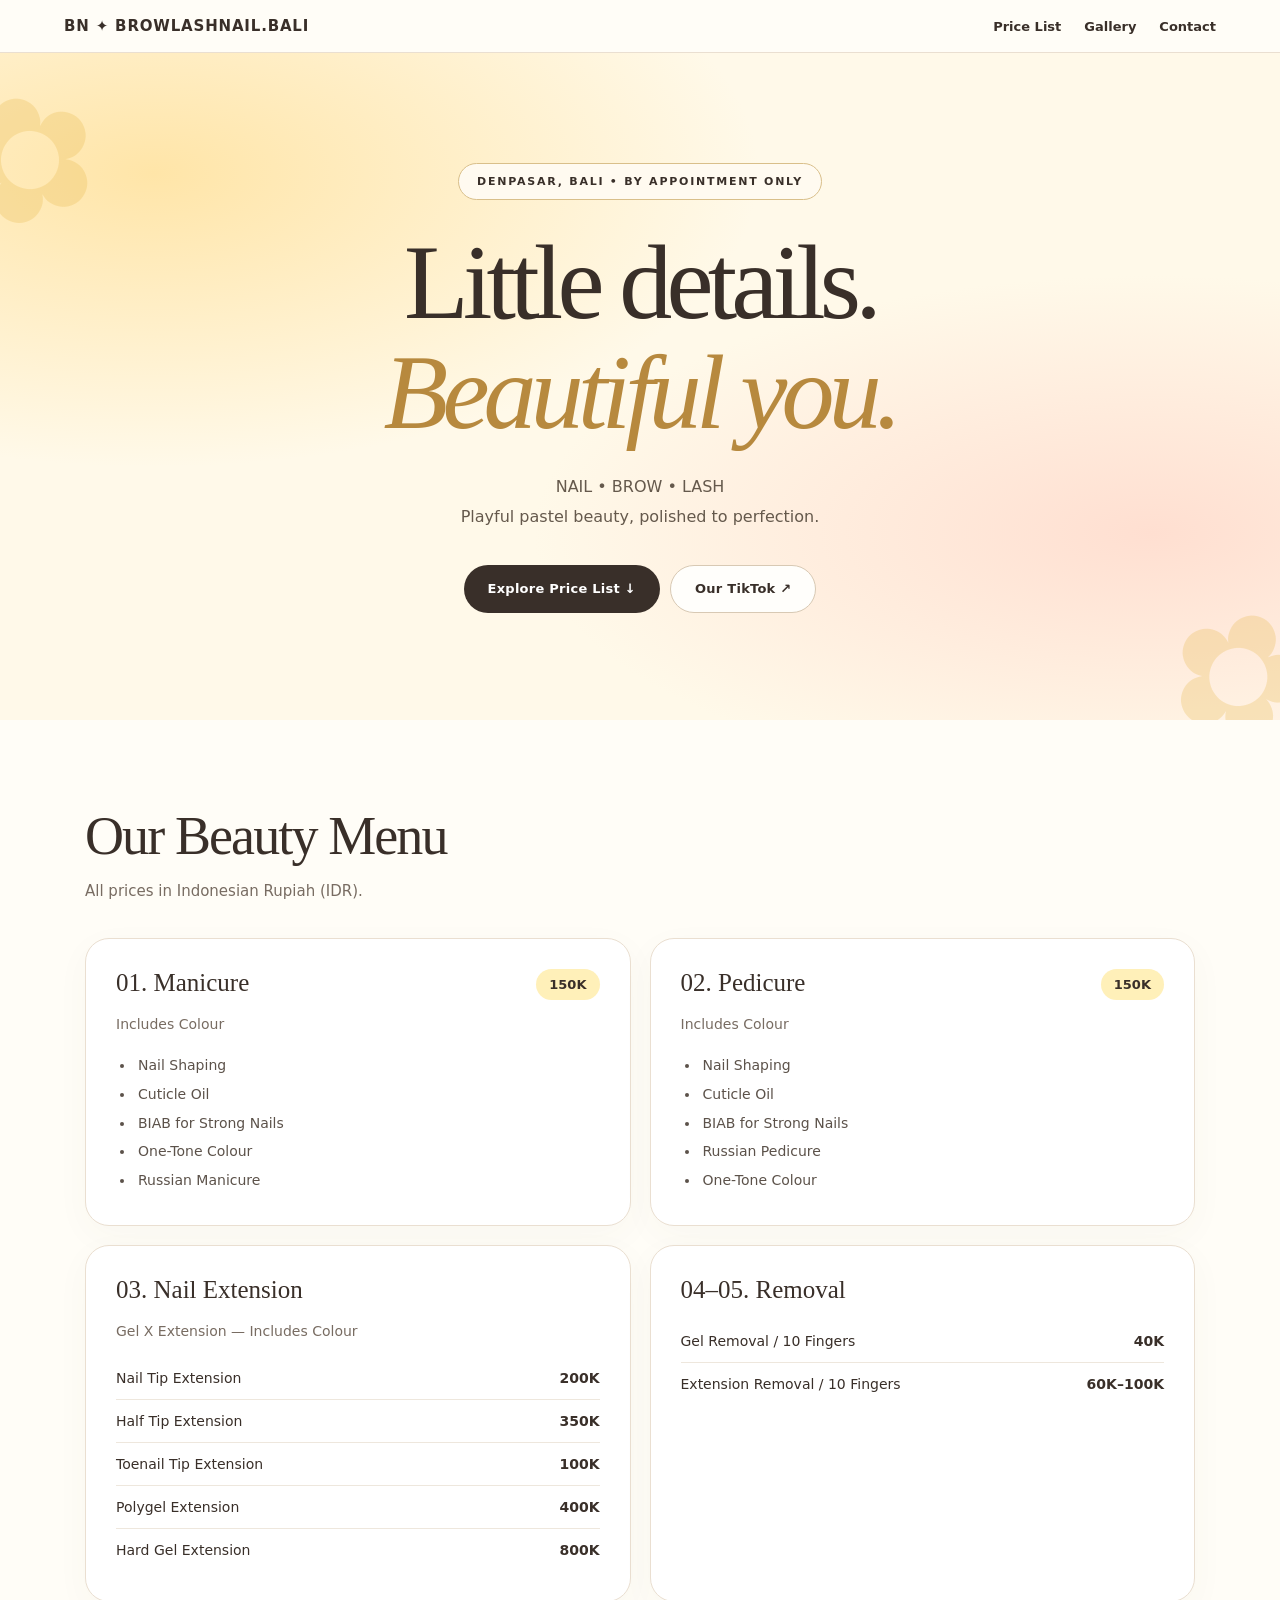
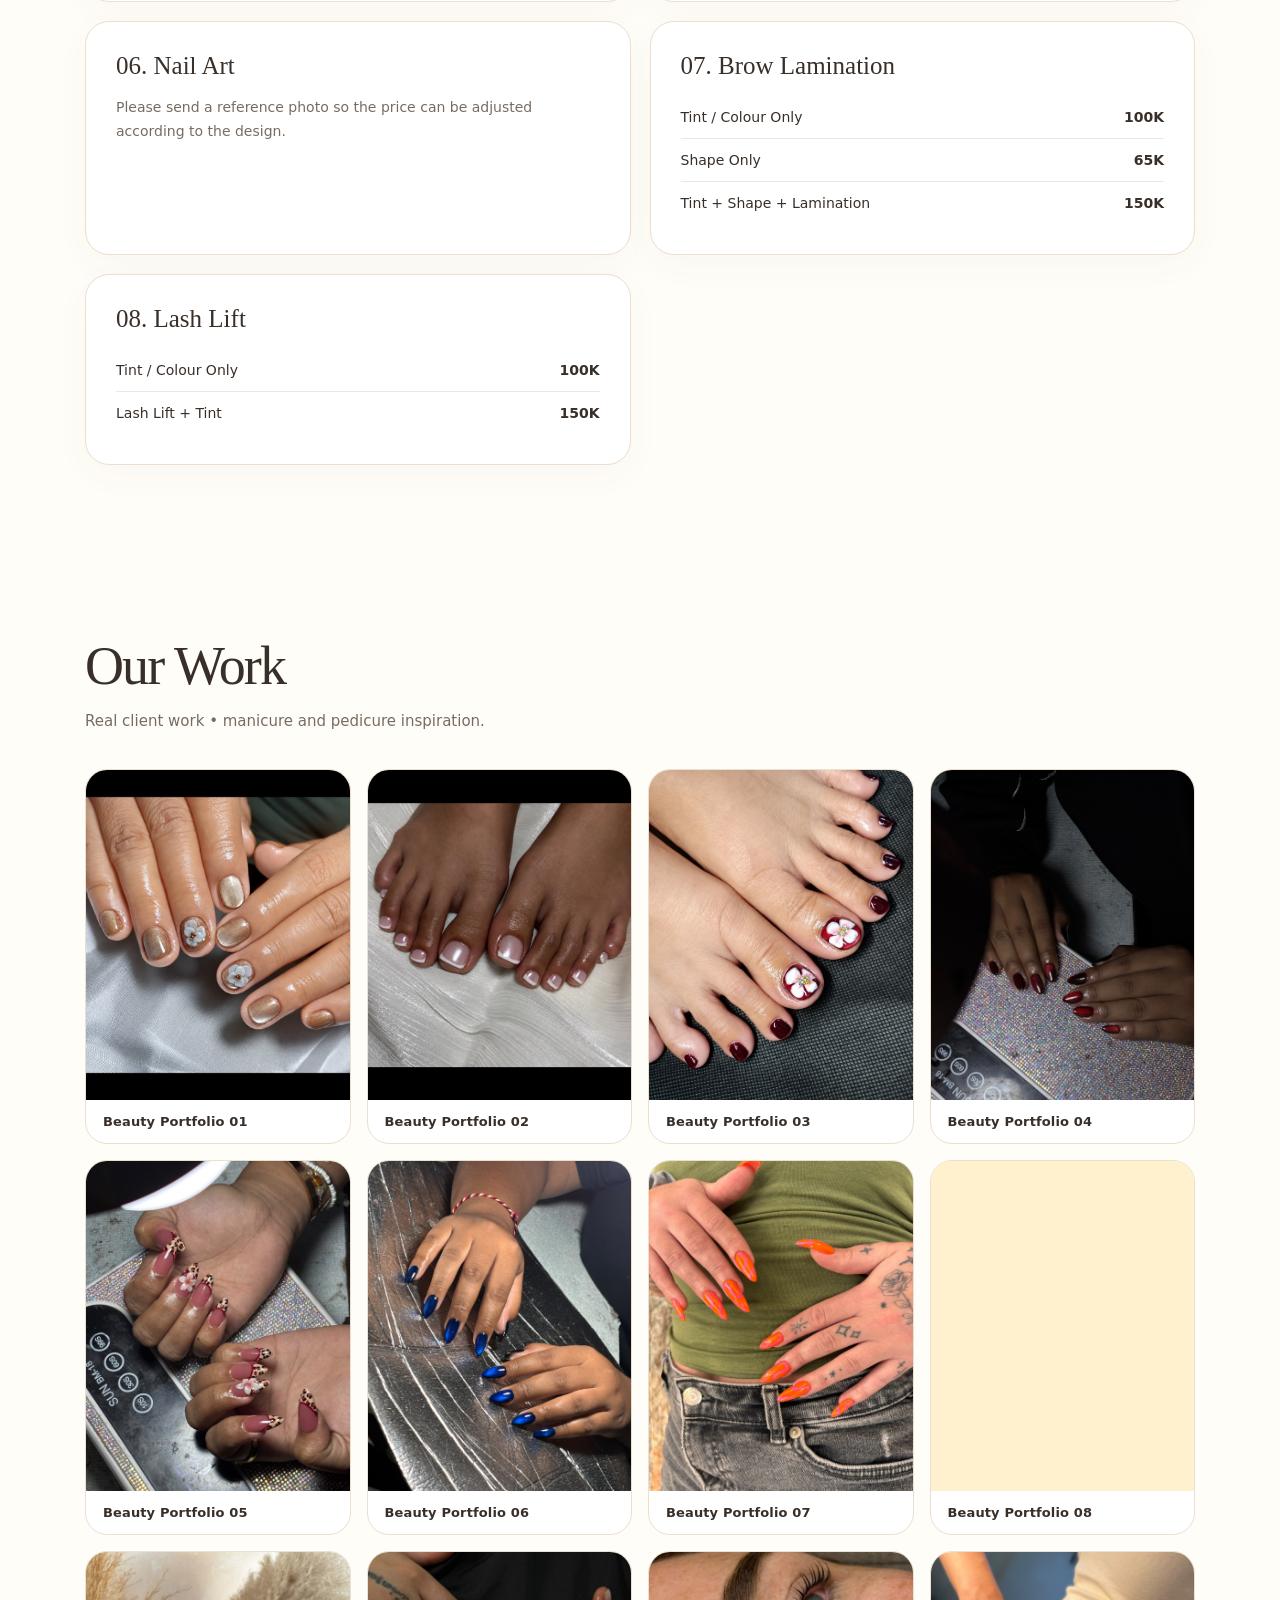
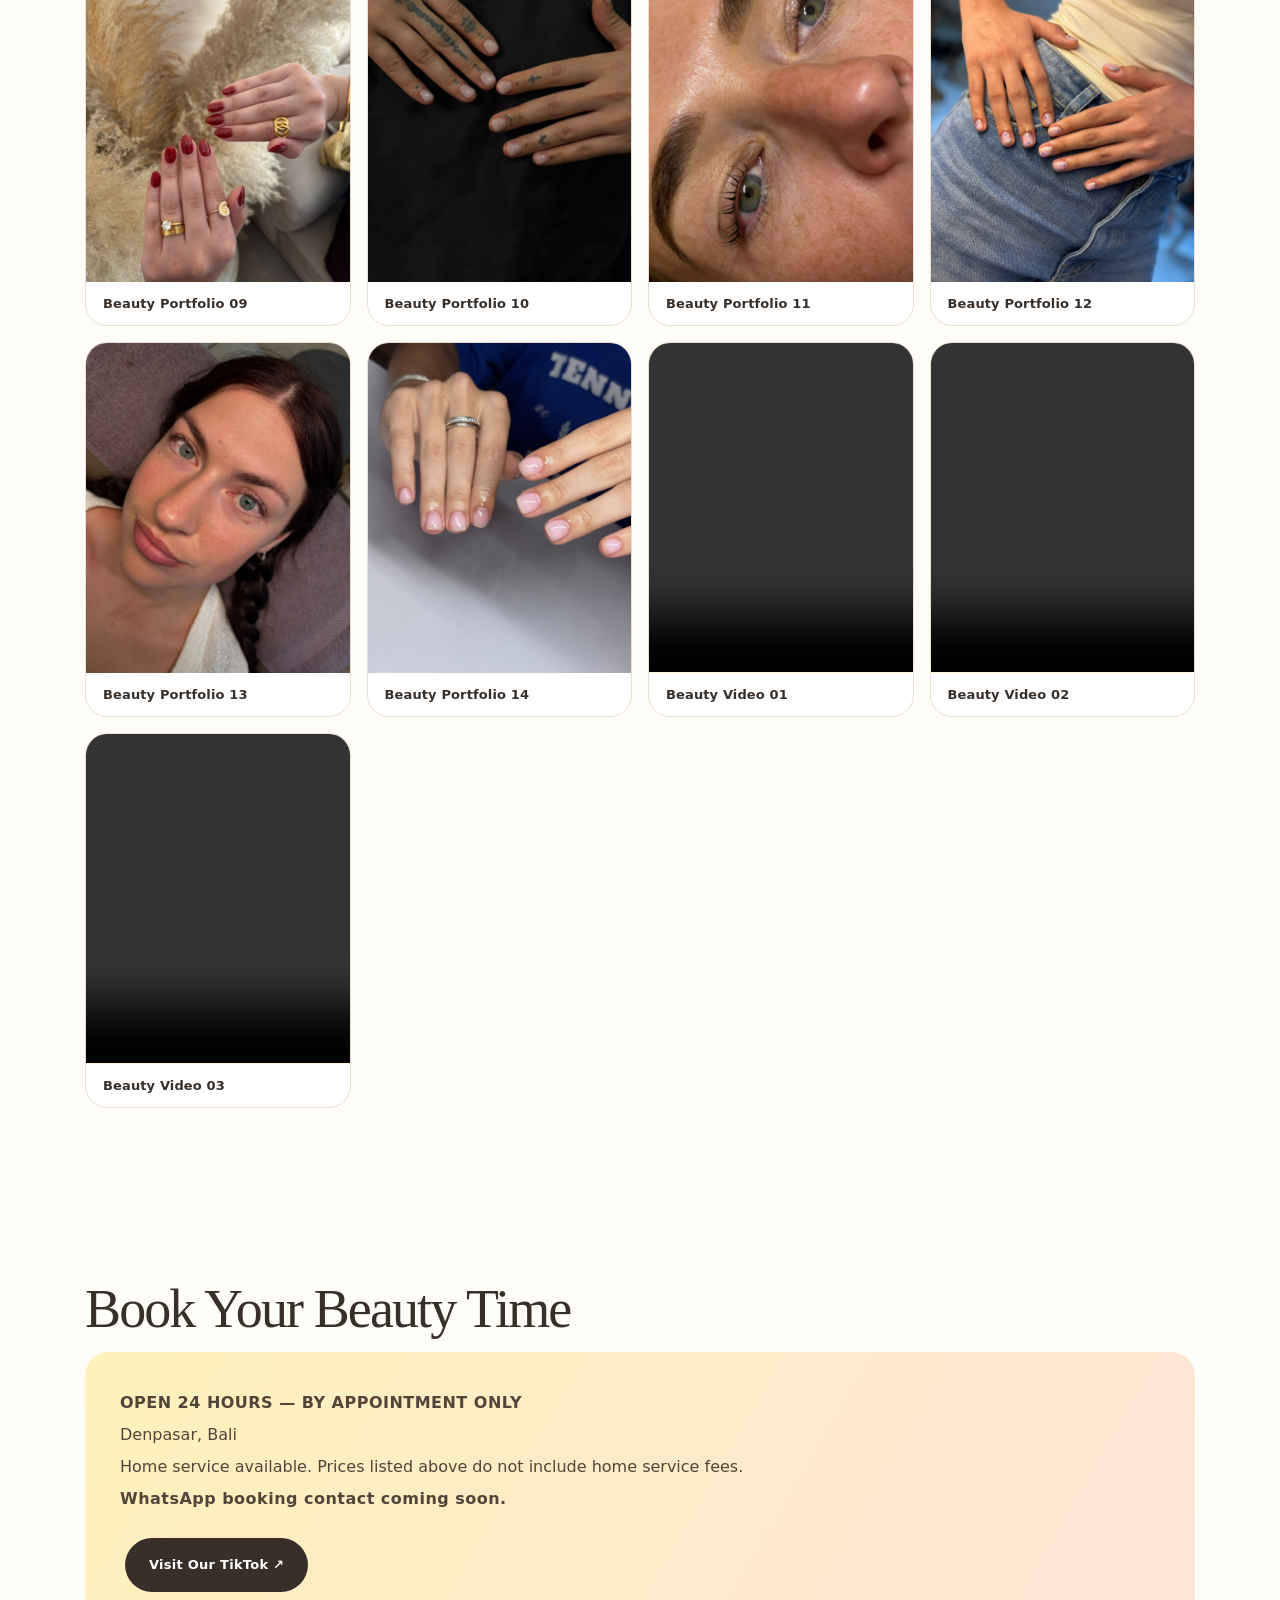
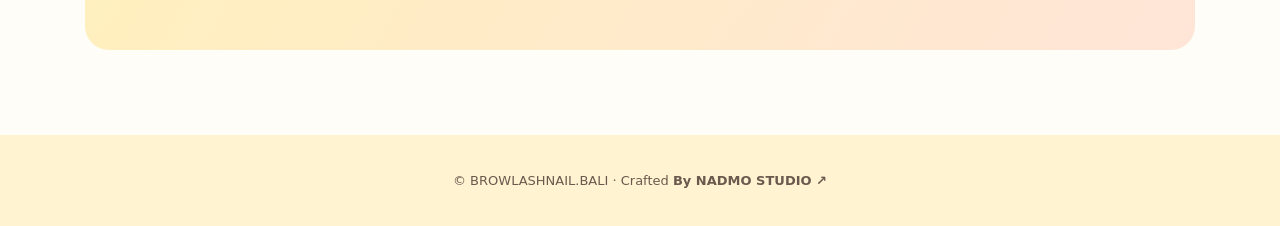
<file: index.html>
<!doctype html><html lang="en"><head><meta charset="utf-8"><link rel="icon" type="image/svg+xml" href="/browlash-icon.svg?v=20261020b"><link rel="shortcut icon" type="image/svg+xml" href="/browlash-icon.svg?v=20261020b"><meta name="viewport" content="width=device-width,initial-scale=1"><title>BROWLASHNAIL.BALI — Nail • Brow • Lash</title><meta name="theme-color" content="#fff9e9"><meta property="og:title" content="BROWLASHNAIL.BALI | Nail • Brow • Lash"><meta property="og:description" content="Beauty appointments in Denpasar, Bali. Open 24 hours by appointment."><meta name="description" content="Nail, brow and lash studio in Denpasar Bali. Open 24 hours by appointment."><style>:root{--cream:#fffdf7;--ink:#392f29;--muted:#786c62;--yellow:#ffe28a;--peach:#ffdfcf;--line:#eadfd1}*{box-sizing:border-box}html{scroll-behavior:smooth}body{margin:0;background:var(--cream);color:var(--ink);font-family:Inter,ui-sans-serif,system-ui,-apple-system,"Segoe UI",sans-serif;-webkit-font-smoothing:antialiased}a{color:inherit}header{position:sticky;top:0;z-index:20;display:flex;justify-content:space-between;align-items:center;gap:12px;padding:17px max(5%,calc((100vw - 1160px)/2));background:#fffdf7ed;backdrop-filter:blur(16px);border-bottom:1px solid var(--line)}header strong{font-size:15px;letter-spacing:.055em}nav{display:flex;gap:23px}nav a{font-size:13px;font-weight:700;text-decoration:none;white-space:nowrap}nav a:hover,footer a:hover{color:#b17c28}main{max-width:1160px;margin:auto;padding:0 25px}.hero{position:relative;overflow:hidden;text-align:center;padding:110px 0 100px;background:radial-gradient(ellipse at 12% 18%,#ffe5a8 0%,transparent 38%),radial-gradient(ellipse at 90% 72%,#ffdfd1 0%,transparent 38%),#fff9e9}.hero:before,.hero:after{content:"✿";position:absolute;color:#e8b94c;opacity:.28;font-size:170px;line-height:1}.hero:before{left:-42px;top:20px;transform:rotate(-20deg)}.hero:after{right:-30px;bottom:-40px;transform:rotate(20deg)}.hero main{position:relative;z-index:1}.pill{display:inline-block;border:1px solid #d9bf8a;background:#fffaf0;border-radius:999px;padding:11px 18px;font-size:11px;letter-spacing:.16em;font-weight:800}.hero h1{font-family:Georgia,"Times New Roman",serif;font-size:clamp(53px,9vw,106px);font-weight:500;letter-spacing:-.055em;line-height:1.04;margin:28px 0 24px}.hero h1 span{color:#b7893e;font-style:italic}.hero p{font-size:16px;line-height:1.85;color:#65594c;max-width:520px;margin:0 auto 26px}.btn{display:inline-flex;align-items:center;justify-content:center;min-height:48px;padding:14px 24px;margin:7px 5px;border-radius:999px;background:var(--ink);color:white;text-decoration:none;font-size:13px;font-weight:800;letter-spacing:.02em;transition:transform .2s,background .2s}.btn:hover{transform:translateY(-2px);background:#665043}.btn.light{background:#fffefb;color:var(--ink);border:1px solid #d8c9b4}.btn.light:hover{background:#fff4d8}.section{padding:85px 0;scroll-margin-top:85px}h2{font-family:Georgia,serif;font-weight:500;font-size:clamp(34px,5vw,54px);letter-spacing:-.035em;margin:0 0 12px}.sub{color:var(--muted);font-size:15px;margin:0 0 35px;line-height:1.65}.grid{display:grid;grid-template-columns:repeat(2,minmax(0,1fr));gap:19px}.card{background:white;border:1px solid var(--line);border-radius:24px;padding:30px;box-shadow:0 10px 35px #574b2b09;transition:transform .2s,box-shadow .2s}.card:hover{transform:translateY(-3px);box-shadow:0 16px 40px #574b2b12}.card h3{font-family:Georgia,serif;font-weight:500;font-size:25px;margin:0 0 16px}.card p{color:var(--muted);font-size:14px;line-height:1.7}.price{float:right;border-radius:999px;background:#fff0b9;padding:8px 13px;font-size:13px;font-weight:800}.card ul{padding-left:19px;line-height:2.05;font-size:14px;color:#5c524a;margin-bottom:0}.card li{padding-left:3px}.rowprice{display:flex;align-items:baseline;justify-content:space-between;gap:12px;padding:13px 0;border-bottom:1px solid #eee7dd;font-size:14px}.rowprice:last-child{border:0}.rowprice b{white-space:nowrap;font-size:14px}.notice{padding:35px;border-radius:24px;background:linear-gradient(120deg,#fff1bb,#ffe5d7);line-height:2;color:#514539}.notice strong{letter-spacing:.03em}.gallery{display:grid;grid-template-columns:repeat(3,minmax(0,1fr));gap:16px}.placeholder{aspect-ratio:4/5;border:1px solid #e8d6b7;background:linear-gradient(145deg,#ffefbc,#ffe2d4);border-radius:22px;display:grid;place-items:center;text-align:center;color:#7b644c;padding:20px;font-size:13px;line-height:1.8;letter-spacing:.06em}footer{text-align:center;padding:38px 15px;background:#fff3d2;color:#695a4d;font-size:13px}footer a{font-weight:800;text-decoration:none}@media(max-width:700px){header{padding:16px 5%;flex-wrap:wrap}header strong{font-size:12px}nav{gap:13px}nav a{font-size:11px}main{padding:0 19px}.hero{padding:85px 0 78px}.hero:before,.hero:after{font-size:100px}.hero h1{letter-spacing:-.045em}.hero p{font-size:14px}.section{padding:60px 0}.grid{grid-template-columns:1fr;gap:13px}.card{padding:24px}.gallery{grid-template-columns:repeat(2,1fr);gap:11px}.notice{padding:23px}.pill{font-size:10px;letter-spacing:.08em}}@media(prefers-reduced-motion:reduce){html{scroll-behavior:auto}.card,.btn{transition:none}}.work{margin:0;overflow:hidden;border-radius:22px;background:#fff;border:1px solid #eadfd1}.work img{display:block;width:100%;height:330px;object-fit:cover;background:#fff1ce}.work figcaption{padding:14px 17px;font-size:13px;font-weight:700;letter-spacing:.01em}.gallery{grid-template-columns:repeat(4,minmax(0,1fr))}@media(max-width:700px){.gallery{grid-template-columns:repeat(2,minmax(0,1fr))}.work img{height:210px}.work figcaption{padding:11px;font-size:11px}}</style></head><body><header><strong>BN ✦ BROWLASHNAIL.BALI</strong><nav><a href="#services">Price List</a><a href="#gallery">Gallery</a><a href="#contact">Contact</a></nav></header><section class="hero"><main><div class="pill">DENPASAR, BALI • BY APPOINTMENT ONLY</div><h1>Little details.<br><span>Beautiful you.</span></h1><p>NAIL • BROW • LASH<br>Playful pastel beauty, polished to perfection.</p><a class="btn" href="#services">Explore Price List ↓</a><a class="btn light" href="https://www.tiktok.com/@bbygirl17170" target="_blank" rel="noopener">Our TikTok ↗</a></main></section><main><section class="section" id="services"><h2>Our Beauty Menu</h2><p class="sub">All prices in Indonesian Rupiah (IDR).</p><div class="grid"><article class="card"><span class="price">150K</span><h3>01. Manicure</h3><p>Includes Colour</p><ul><li>Nail Shaping</li><li>Cuticle Oil</li><li>BIAB for Strong Nails</li><li>One-Tone Colour</li><li>Russian Manicure</li></ul></article><article class="card"><span class="price">150K</span><h3>02. Pedicure</h3><p>Includes Colour</p><ul><li>Nail Shaping</li><li>Cuticle Oil</li><li>BIAB for Strong Nails</li><li>Russian Pedicure</li><li>One-Tone Colour</li></ul></article><article class="card"><h3>03. Nail Extension</h3><p>Gel X Extension — Includes Colour</p><div class="rowprice"><span>Nail Tip Extension</span><b>200K</b></div><div class="rowprice"><span>Half Tip Extension</span><b>350K</b></div><div class="rowprice"><span>Toenail Tip Extension</span><b>100K</b></div><div class="rowprice"><span>Polygel Extension</span><b>400K</b></div><div class="rowprice"><span>Hard Gel Extension</span><b>800K</b></div></article><article class="card"><h3>04–05. Removal</h3><div class="rowprice"><span>Gel Removal / 10 Fingers</span><b>40K</b></div><div class="rowprice"><span>Extension Removal / 10 Fingers</span><b>60K–100K</b></div></article><article class="card"><h3>06. Nail Art</h3><p>Please send a reference photo so the price can be adjusted according to the design.</p></article><article class="card"><h3>07. Brow Lamination</h3><div class="rowprice"><span>Tint / Colour Only</span><b>100K</b></div><div class="rowprice"><span>Shape Only</span><b>65K</b></div><div class="rowprice"><span>Tint + Shape + Lamination</span><b>150K</b></div></article><article class="card"><h3>08. Lash Lift</h3><div class="rowprice"><span>Tint / Colour Only</span><b>100K</b></div><div class="rowprice"><span>Lash Lift + Tint</span><b>150K</b></div></article></div></section><section class="section" id="gallery"><h2>Our Work</h2><p class="sub">Real client work • manicure and pedicure inspiration.</p><div class="gallery"><figure class="work"><img src="/1001698664.jpg" alt="Browlash Nail Bali portfolio photo 1" loading="lazy" decoding="async"><figcaption>Beauty Portfolio 01</figcaption></figure><figure class="work"><img src="/1001698666.jpg" alt="Browlash Nail Bali portfolio photo 2" loading="lazy" decoding="async"><figcaption>Beauty Portfolio 02</figcaption></figure><figure class="work"><img src="/1001698667.jpg" alt="Browlash Nail Bali portfolio photo 3" loading="lazy" decoding="async"><figcaption>Beauty Portfolio 03</figcaption></figure><figure class="work"><img src="/1001699061.jpg" alt="Browlash Nail Bali portfolio photo 4" loading="lazy" decoding="async"><figcaption>Beauty Portfolio 04</figcaption></figure><figure class="work"><img src="/1001699062.jpg" alt="Browlash Nail Bali portfolio photo 5" loading="lazy" decoding="async"><figcaption>Beauty Portfolio 05</figcaption></figure><figure class="work"><img src="/1001699064.jpg" alt="Browlash Nail Bali portfolio photo 6" loading="lazy" decoding="async"><figcaption>Beauty Portfolio 06</figcaption></figure><figure class="work"><img src="/1001699065.jpg" alt="Browlash Nail Bali portfolio photo 7" loading="lazy" decoding="async"><figcaption>Beauty Portfolio 07</figcaption></figure><figure class="work"><img src="/1001699066.jpg" alt="Browlash Nail Bali portfolio photo 8" loading="lazy" decoding="async"><figcaption>Beauty Portfolio 08</figcaption></figure><figure class="work"><img src="/1001699067.jpg" alt="Browlash Nail Bali portfolio photo 9" loading="lazy" decoding="async"><figcaption>Beauty Portfolio 09</figcaption></figure><figure class="work"><img src="/1001699068.jpg" alt="Browlash Nail Bali portfolio photo 10" loading="lazy" decoding="async"><figcaption>Beauty Portfolio 10</figcaption></figure><figure class="work"><img src="/1001699069.jpg" alt="Browlash Nail Bali portfolio photo 11" loading="lazy" decoding="async"><figcaption>Beauty Portfolio 11</figcaption></figure><figure class="work"><img src="/1001699070.jpg" alt="Browlash Nail Bali portfolio photo 12" loading="lazy" decoding="async"><figcaption>Beauty Portfolio 12</figcaption></figure><figure class="work"><img src="/1001699071.jpg" alt="Browlash Nail Bali portfolio photo 13" loading="lazy" decoding="async"><figcaption>Beauty Portfolio 13</figcaption></figure><figure class="work"><img src="/1001699072.jpg" alt="Browlash Nail Bali portfolio photo 14" loading="lazy" decoding="async"><figcaption>Beauty Portfolio 14</figcaption></figure><figure class="work"><video controls playsinline preload="metadata" style="display:block;width:100%;aspect-ratio:4/5;object-fit:cover;background:#fff1ce"><source src="/1001699063.mp4" type="video/mp4">Your browser does not support video.</video><figcaption>Beauty Video 01</figcaption></figure><figure class="work"><video controls playsinline preload="metadata" style="display:block;width:100%;aspect-ratio:4/5;object-fit:cover;background:#fff1ce"><source src="/1001699073.mp4" type="video/mp4">Your browser does not support video.</video><figcaption>Beauty Video 02</figcaption></figure><figure class="work"><video controls playsinline preload="metadata" style="display:block;width:100%;aspect-ratio:4/5;object-fit:cover;background:#fff1ce"><source src="/1001699074.mp4" type="video/mp4">Your browser does not support video.</video><figcaption>Beauty Video 03</figcaption></figure></div></section><section class="section" id="contact"><h2>Book Your Beauty Time</h2><div class="notice"><strong>OPEN 24 HOURS — BY APPOINTMENT ONLY</strong><br>Denpasar, Bali<br>Home service available. Prices listed above do not include home service fees.<br><strong>WhatsApp booking contact coming soon.</strong><p><a class="btn" href="https://www.tiktok.com/@bbygirl17170" target="_blank" rel="noopener">Visit Our TikTok ↗</a></p></div></section></main><footer>© BROWLASHNAIL.BALI · Crafted <a href="https://nadmo.id/" target="_blank" rel="noopener">By NADMO STUDIO ↗</a></footer></body></html>
</file>
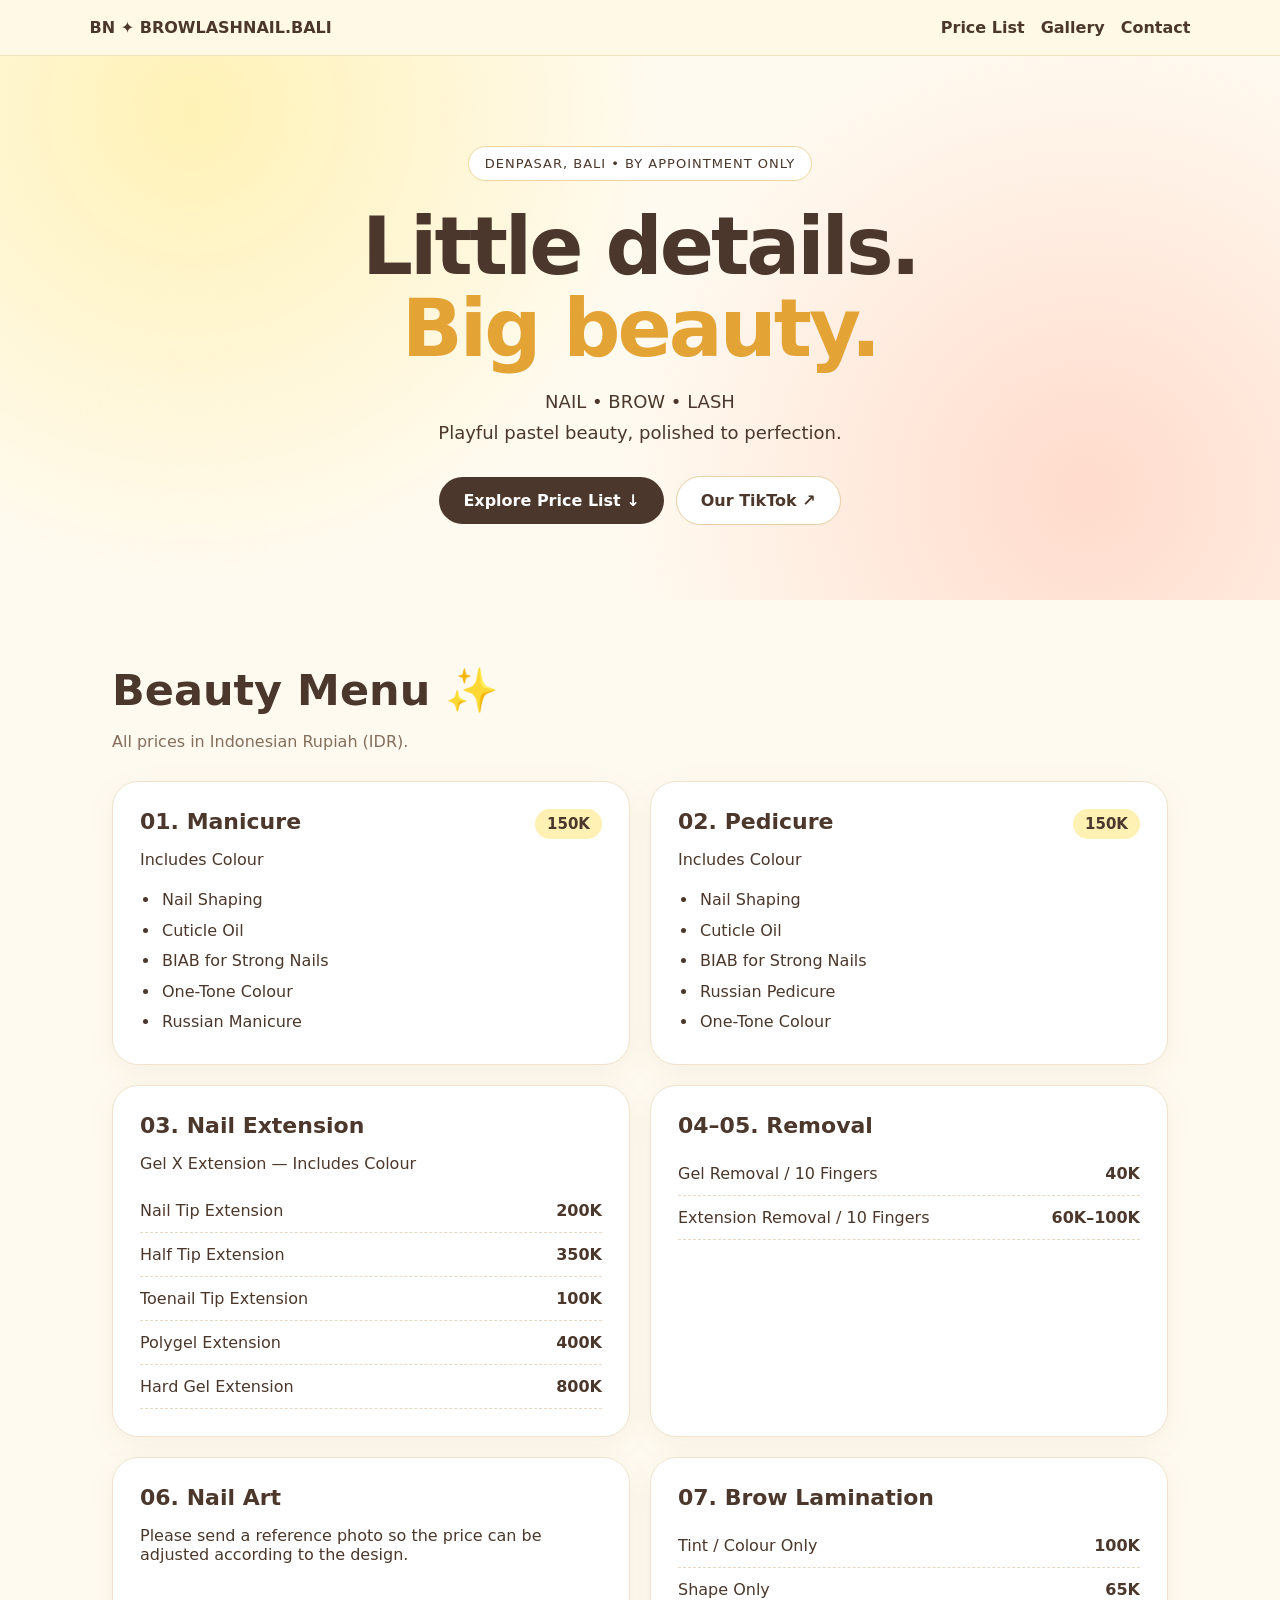
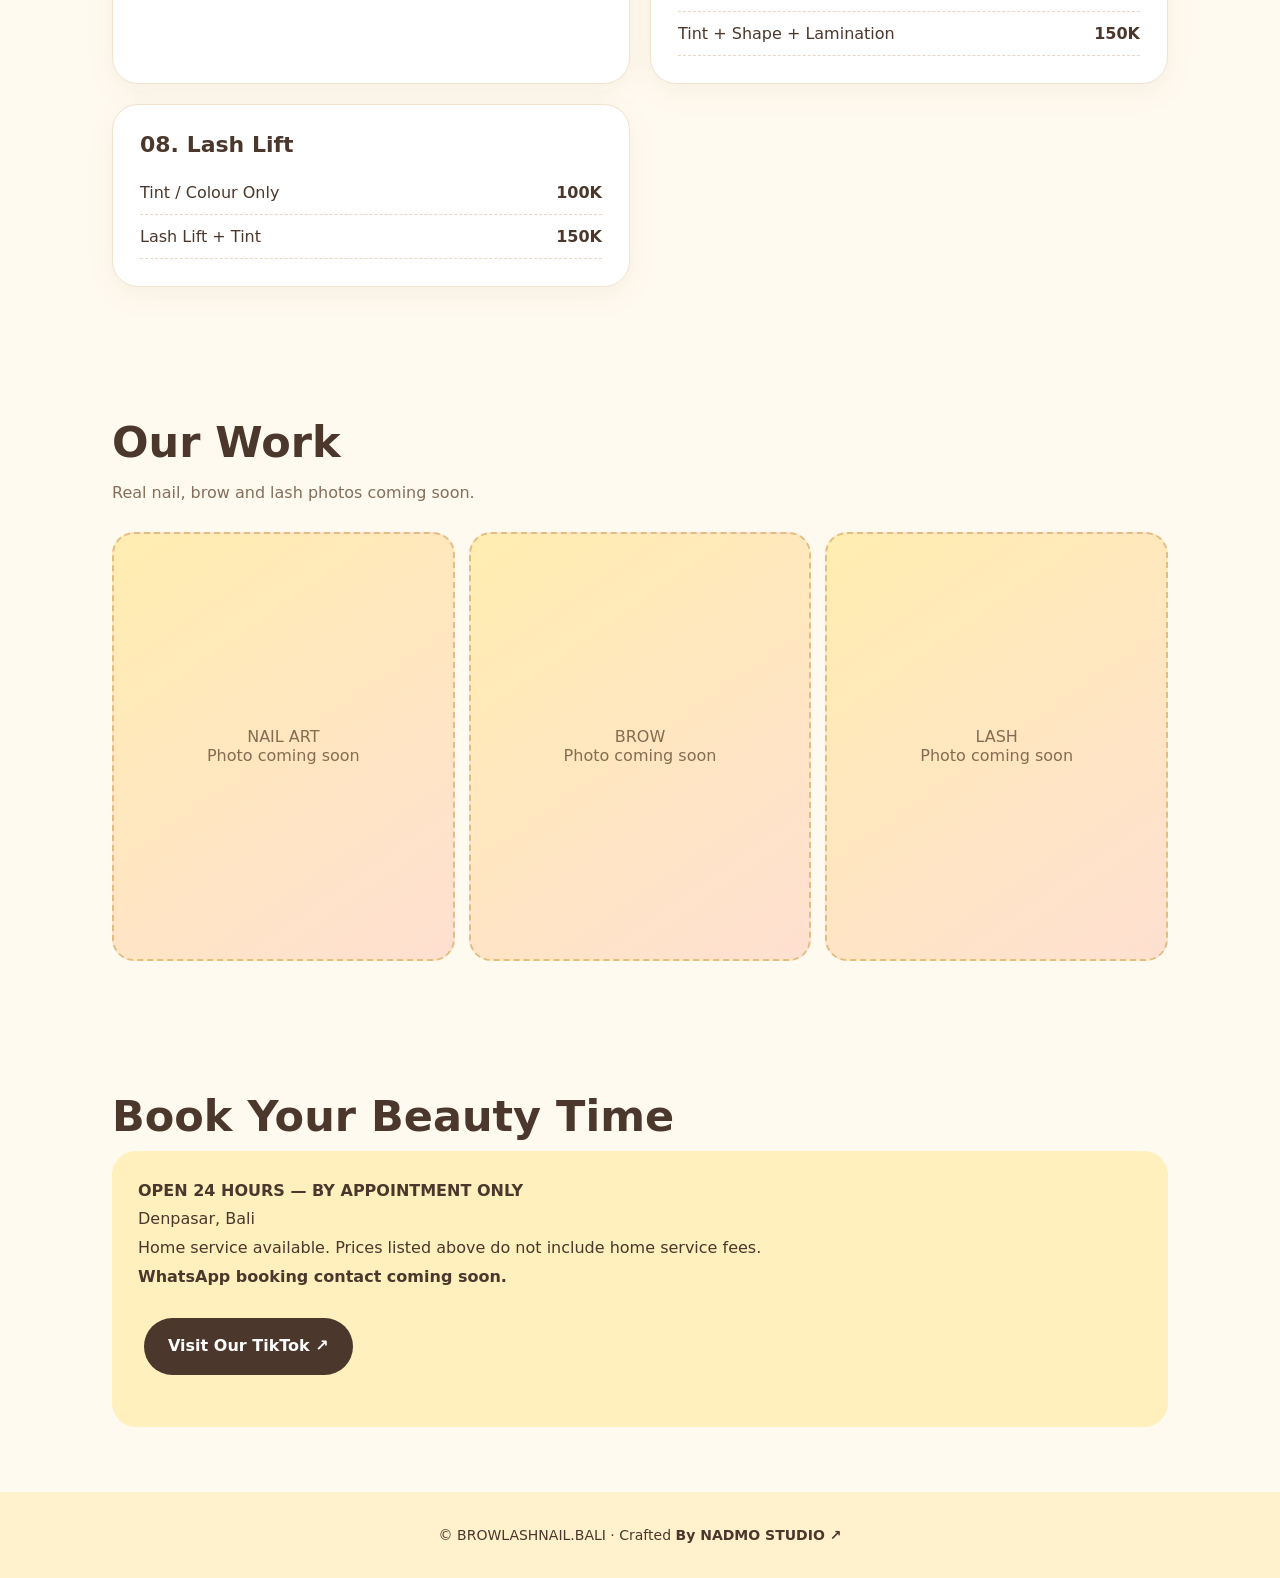
<file: browlashnail-bali/index.html>
<!doctype html><html lang="en"><head><meta charset="utf-8"><meta name="viewport" content="width=device-width,initial-scale=1"><title>BROWLASHNAIL.BALI — Nail • Brow • Lash</title><meta name="description" content="Nail, brow and lash studio in Denpasar Bali. Open 24 hours by appointment."><style>:root{--yellow:#ffe38a;--cream:#fffaf0;--ink:#4b372b;--pink:#ffd5c7}*{box-sizing:border-box}body{margin:0;background:var(--cream);color:var(--ink);font-family:system-ui,-apple-system,sans-serif}header{display:flex;justify-content:space-between;align-items:center;padding:18px 7%;background:#fff9e5;position:sticky;top:0;z-index:2;border-bottom:1px solid #f3e5b7}a{color:inherit}nav a{margin-left:16px;text-decoration:none;font-weight:600}main{max-width:1100px;margin:auto;padding:0 22px}.hero{padding:90px 0 65px;text-align:center;background:radial-gradient(circle at 15% 10%,#fff2b6,transparent 40%),radial-gradient(circle at 85% 80%,#ffdbcc,transparent 40%)}.pill{display:inline-block;background:#fff;border:1px solid #f1d79e;padding:9px 16px;border-radius:40px;font-size:13px;letter-spacing:1px}h1{font-size:clamp(40px,8vw,80px);line-height:1.02;margin:25px 0 16px;letter-spacing:-3px}h1 span{color:#e3a335}.hero p{font-size:18px;line-height:1.7}.btn{display:inline-block;background:#4b372b;color:white;text-decoration:none;border-radius:40px;padding:14px 24px;margin:10px 6px;font-weight:700}.btn.light{background:white;color:#4b372b;border:1px solid #e8cda2}.section{padding:65px 0}h2{font-size:clamp(29px,5vw,43px);margin:0 0 10px}.sub{color:#856e5b;margin-bottom:30px}.grid{display:grid;grid-template-columns:repeat(2,minmax(0,1fr));gap:20px}.card{background:white;border:1px solid #f1e3cd;border-radius:26px;padding:27px;box-shadow:0 8px 30px #795e2510}.card h3{margin:0 0 14px;font-size:22px}.price{float:right;background:#fff0b3;border-radius:25px;padding:6px 12px;font-weight:800;font-size:15px}.card ul{padding-left:20px;line-height:1.9;margin-bottom:0}.card li{padding-left:2px}.rowprice{display:flex;justify-content:space-between;gap:10px;border-bottom:1px dashed #e8d7c3;padding:12px 0}.rowprice b{white-space:nowrap}.notice{padding:26px;background:#fff0bd;border-radius:24px;line-height:1.8}.gallery{display:grid;grid-template-columns:repeat(3,1fr);gap:14px}.placeholder{aspect-ratio:4/5;background:linear-gradient(145deg,#ffedb0,#ffe0d1);border:2px dashed #e4bd85;border-radius:22px;display:grid;place-items:center;text-align:center;color:#886b51;padding:15px}footer{text-align:center;padding:35px;background:#fff2cc;font-size:14px}footer a{font-weight:800;text-decoration:none}@media(max-width:700px){nav a{margin-left:9px;font-size:13px}.grid{grid-template-columns:1fr}.gallery{grid-template-columns:repeat(2,1fr)}.hero{padding:65px 0}header{padding:15px 5%}h1{letter-spacing:-1px}}</style></head><body><header><strong>BN ✦ BROWLASHNAIL.BALI</strong><nav><a href="#services">Price List</a><a href="#gallery">Gallery</a><a href="#contact">Contact</a></nav></header><section class="hero"><main><div class="pill">DENPASAR, BALI • BY APPOINTMENT ONLY</div><h1>Little details.<br><span>Big beauty.</span></h1><p>NAIL • BROW • LASH<br>Playful pastel beauty, polished to perfection.</p><a class="btn" href="#services">Explore Price List ↓</a><a class="btn light" href="https://www.tiktok.com/@bbygirl17170" target="_blank" rel="noopener">Our TikTok ↗</a></main></section><main><section class="section" id="services"><h2>Beauty Menu ✨</h2><p class="sub">All prices in Indonesian Rupiah (IDR).</p><div class="grid"><article class="card"><span class="price">150K</span><h3>01. Manicure</h3><p>Includes Colour</p><ul><li>Nail Shaping</li><li>Cuticle Oil</li><li>BIAB for Strong Nails</li><li>One-Tone Colour</li><li>Russian Manicure</li></ul></article><article class="card"><span class="price">150K</span><h3>02. Pedicure</h3><p>Includes Colour</p><ul><li>Nail Shaping</li><li>Cuticle Oil</li><li>BIAB for Strong Nails</li><li>Russian Pedicure</li><li>One-Tone Colour</li></ul></article><article class="card"><h3>03. Nail Extension</h3><p>Gel X Extension — Includes Colour</p><div class="rowprice"><span>Nail Tip Extension</span><b>200K</b></div><div class="rowprice"><span>Half Tip Extension</span><b>350K</b></div><div class="rowprice"><span>Toenail Tip Extension</span><b>100K</b></div><div class="rowprice"><span>Polygel Extension</span><b>400K</b></div><div class="rowprice"><span>Hard Gel Extension</span><b>800K</b></div></article><article class="card"><h3>04–05. Removal</h3><div class="rowprice"><span>Gel Removal / 10 Fingers</span><b>40K</b></div><div class="rowprice"><span>Extension Removal / 10 Fingers</span><b>60K–100K</b></div></article><article class="card"><h3>06. Nail Art</h3><p>Please send a reference photo so the price can be adjusted according to the design.</p></article><article class="card"><h3>07. Brow Lamination</h3><div class="rowprice"><span>Tint / Colour Only</span><b>100K</b></div><div class="rowprice"><span>Shape Only</span><b>65K</b></div><div class="rowprice"><span>Tint + Shape + Lamination</span><b>150K</b></div></article><article class="card"><h3>08. Lash Lift</h3><div class="rowprice"><span>Tint / Colour Only</span><b>100K</b></div><div class="rowprice"><span>Lash Lift + Tint</span><b>150K</b></div></article></div></section><section class="section" id="gallery"><h2>Our Work</h2><p class="sub">Real nail, brow and lash photos coming soon.</p><div class="gallery"><div class="placeholder">NAIL ART<br>Photo coming soon</div><div class="placeholder">BROW<br>Photo coming soon</div><div class="placeholder">LASH<br>Photo coming soon</div></div></section><section class="section" id="contact"><h2>Book Your Beauty Time</h2><div class="notice"><strong>OPEN 24 HOURS — BY APPOINTMENT ONLY</strong><br>Denpasar, Bali<br>Home service available. Prices listed above do not include home service fees.<br><strong>WhatsApp booking contact coming soon.</strong><p><a class="btn" href="https://www.tiktok.com/@bbygirl17170" target="_blank" rel="noopener">Visit Our TikTok ↗</a></p></div></section></main><footer>© BROWLASHNAIL.BALI · Crafted <a href="https://nadmo.id/" target="_blank" rel="noopener">By NADMO STUDIO ↗</a></footer></body></html>
</file>
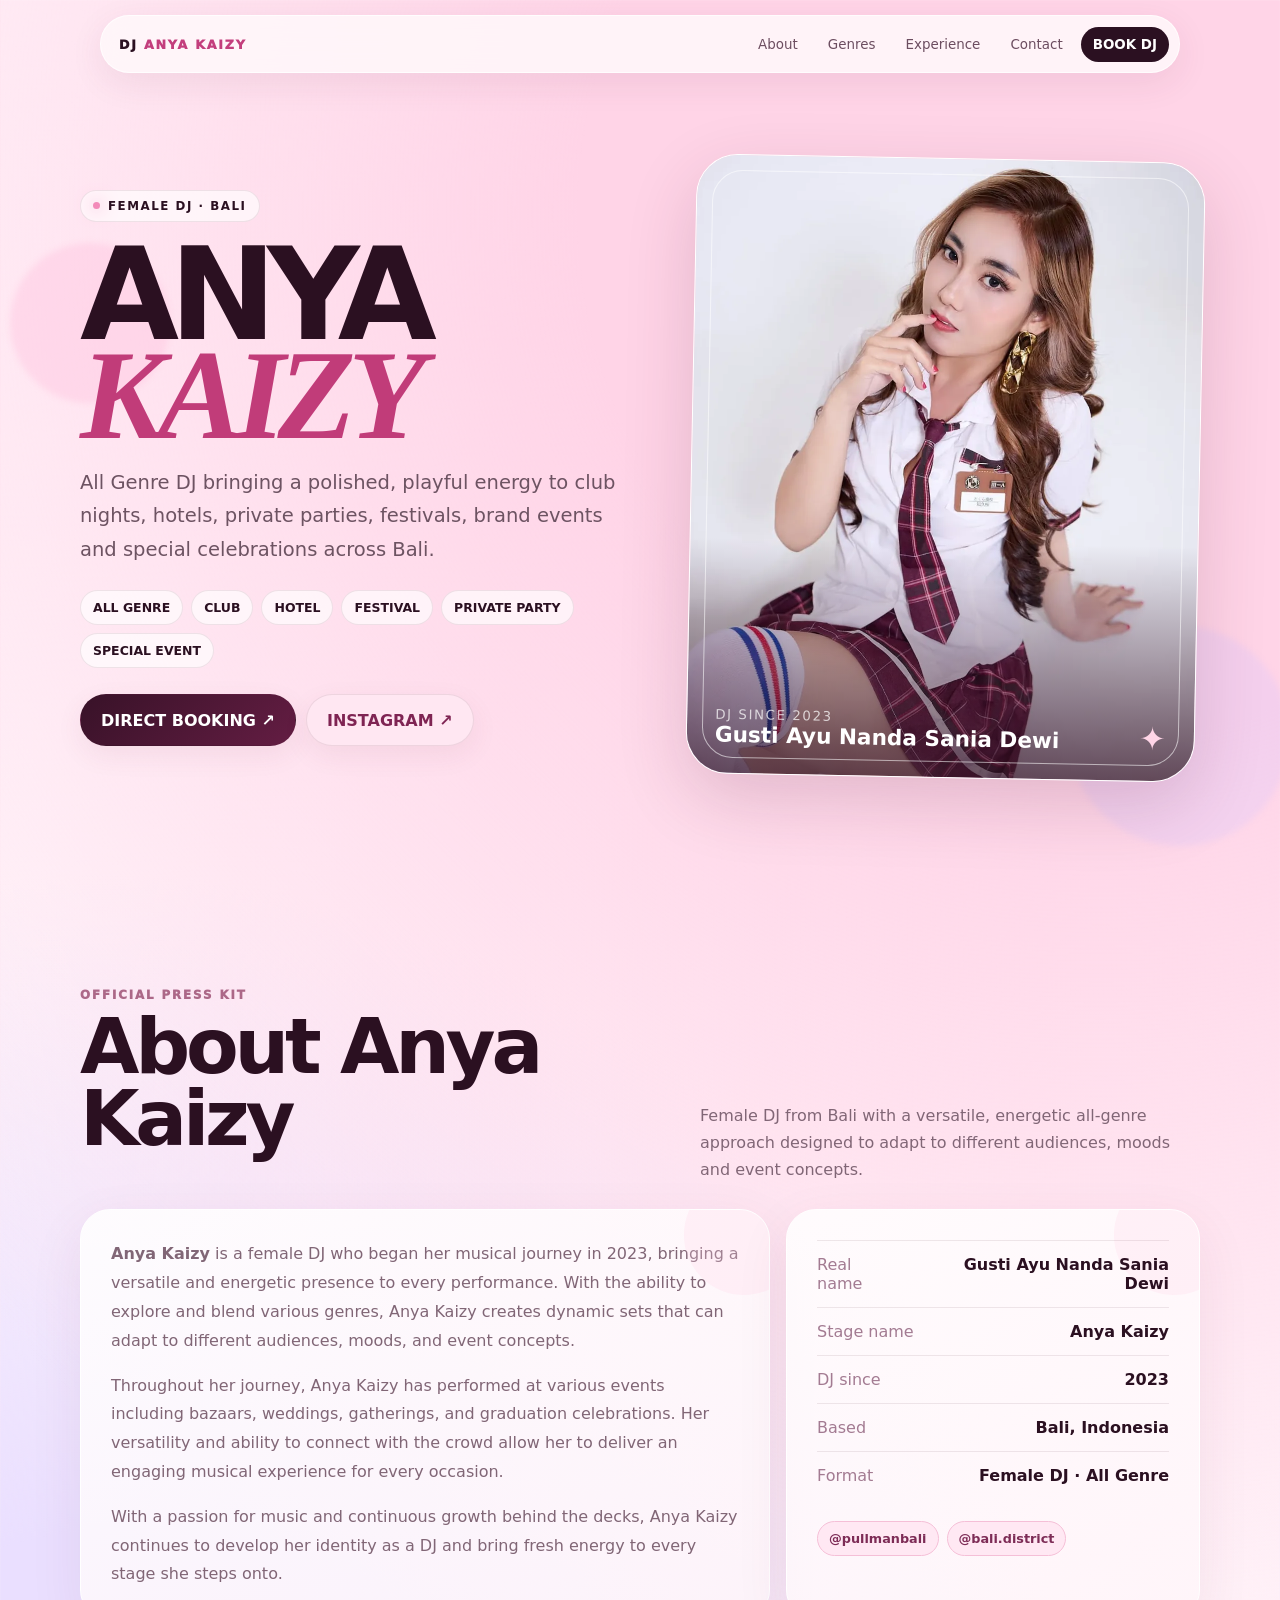
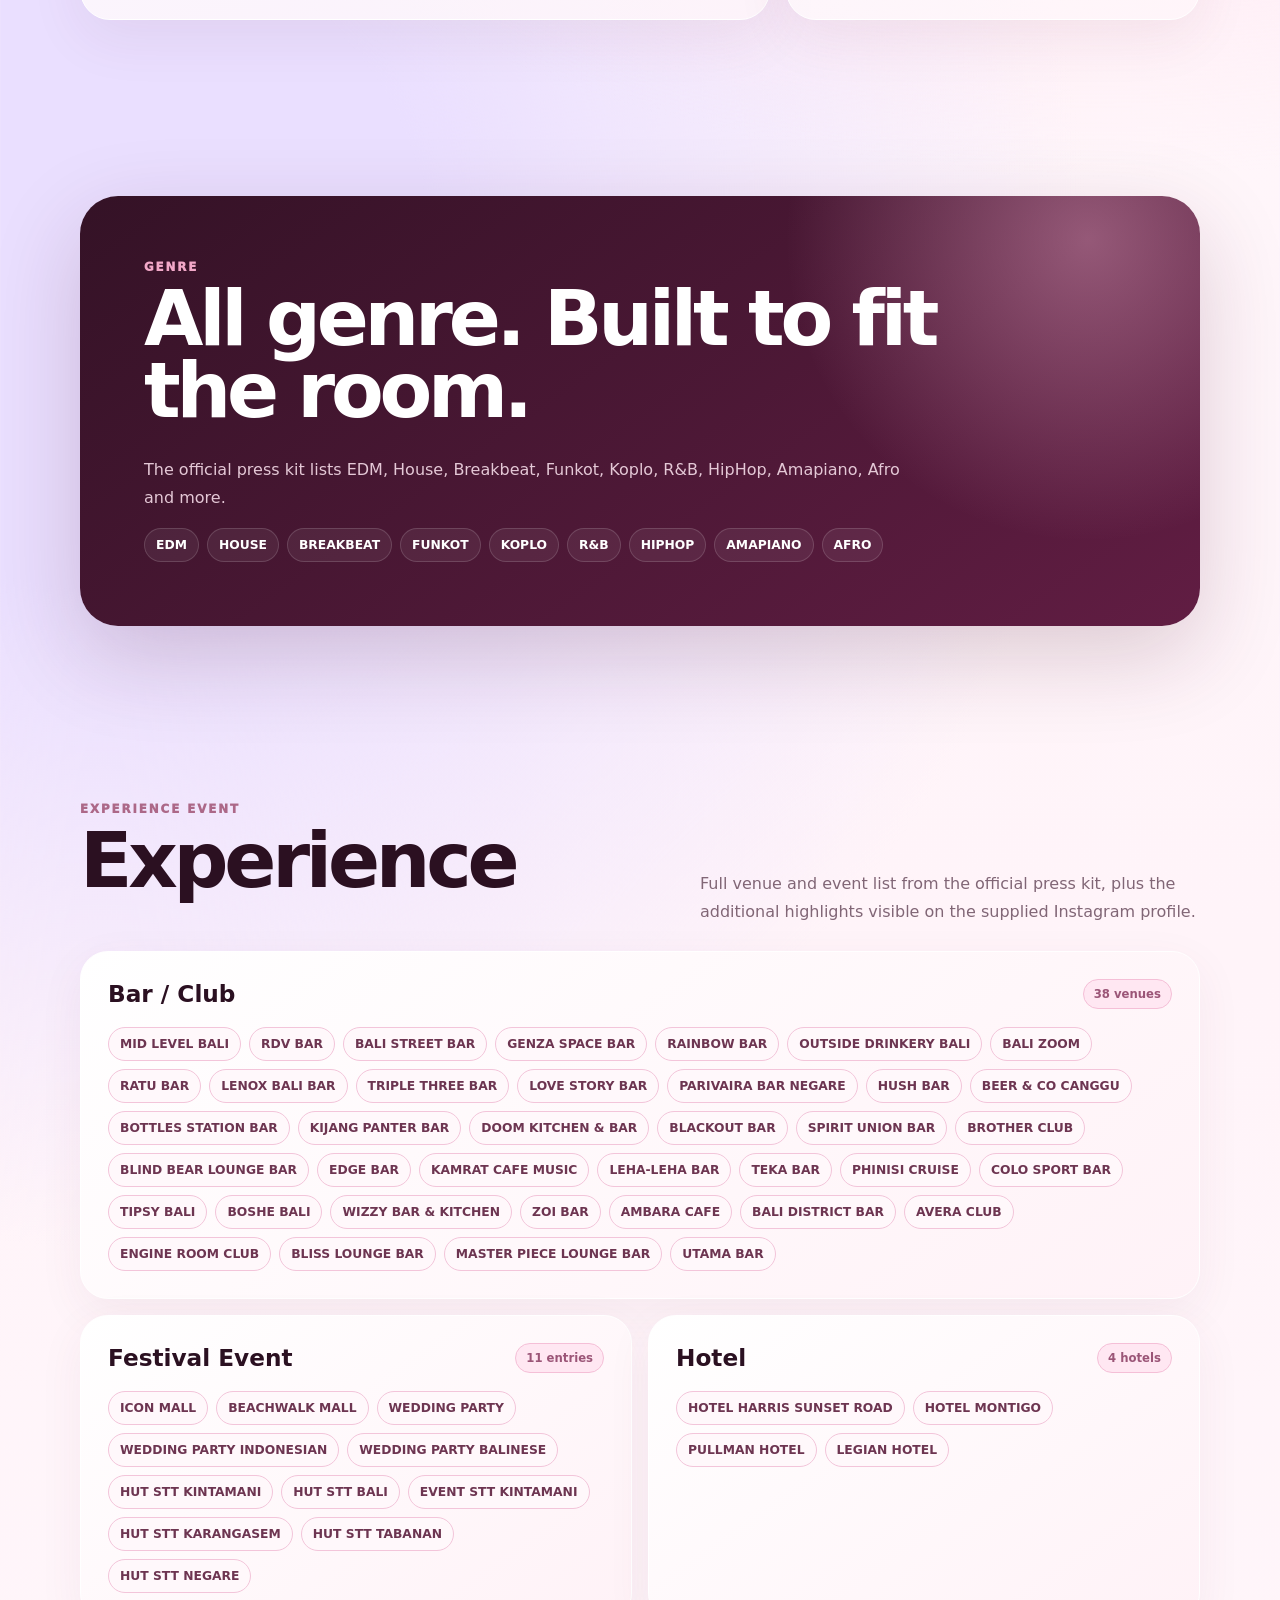
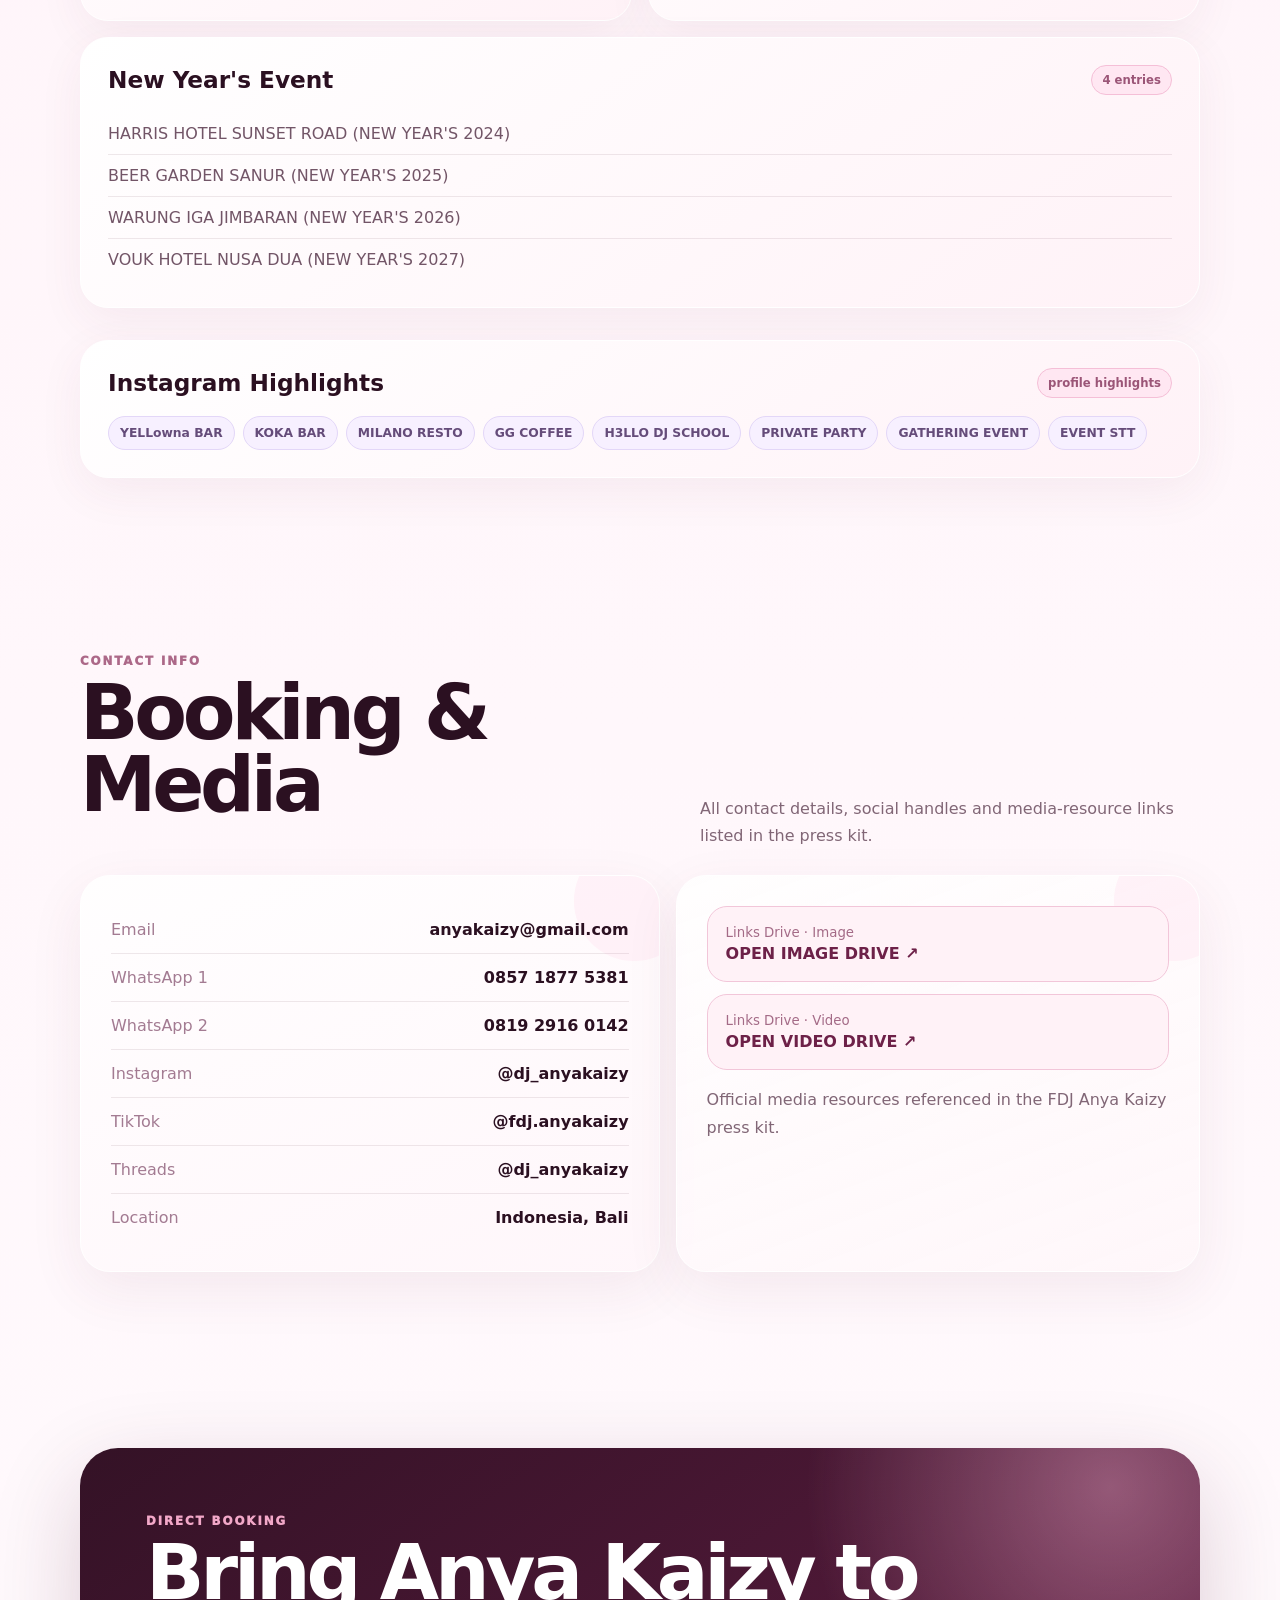
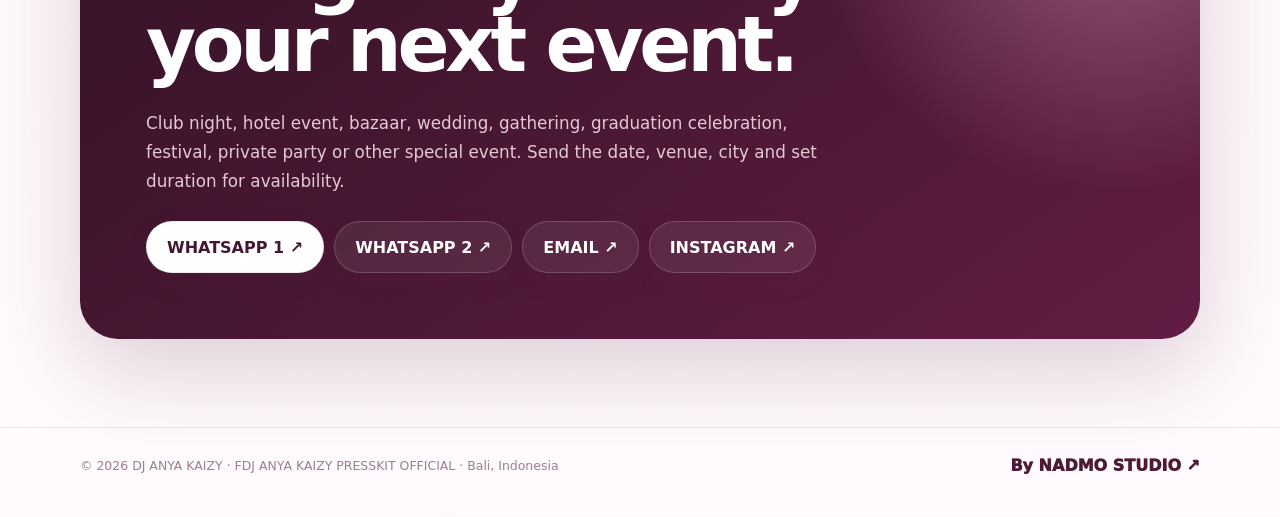
<file: sites/anyakaizy/index.html>
<!doctype html>
<html lang="en">
<head>
<meta charset="utf-8">
<meta name="viewport" content="width=device-width,initial-scale=1,viewport-fit=cover">
<meta name="theme-color" content="#2b1021">
<title>DJ ANYA KAIZY — Female DJ Bali</title>
<meta name="description" content="DJ Anya Kaizy — Female All Genre DJ based in Bali. DJ since 2023. Available for club nights, hotels, private parties, festivals and special events.">
<meta property="og:title" content="DJ ANYA KAIZY — Female DJ Bali">
<meta property="og:description" content="All Genre Female DJ based in Bali. Club, hotel, festival, private party and special event experience.">
<style>
:root{
  --ink:#2b1021;
  --ink2:#43172f;
  --rose:#f38ab9;
  --rose2:#ffb9d6;
  --cream:#fff7fb;
  --paper:#fffafd;
  --lav:#d9c7ff;
  --muted:#816676;
  --line:#5a27411a;
  --card:#ffffffb8;
  --shadow:0 24px 70px rgba(77,18,49,.16);
}
*{box-sizing:border-box}
html{scroll-behavior:smooth}
body{
  margin:0;color:var(--ink);font-family:Inter,ui-sans-serif,system-ui,-apple-system,Segoe UI,sans-serif;
  background:
    radial-gradient(circle at 86% 4%,#ffd4e7 0 10%,transparent 30%),
    radial-gradient(circle at 8% 35%,#eadfff 0 9%,transparent 27%),
    linear-gradient(180deg,#fffafd,#fff4f9 48%,#fffafd 100%);
  overflow-x:hidden;
}
a{color:inherit;text-decoration:none}
.wrap{width:min(1120px,calc(100% - 34px));margin:auto}
nav{position:fixed;z-index:30;top:15px;left:0;right:0}
.nav{
  width:min(1080px,calc(100% - 34px));margin:auto;min-height:58px;padding:9px 10px 9px 18px;
  display:flex;align-items:center;justify-content:space-between;border:1px solid #ffffffb8;
  border-radius:999px;background:#fff8fbd9;backdrop-filter:blur(20px);box-shadow:0 10px 35px #5f214915;
}
.logo{font-size:.79rem;font-weight:950;letter-spacing:.14em}
.logo i{font-style:normal;color:#c33e7d}
.menu{display:flex;gap:6px;align-items:center}
.menu a{font-size:.84rem;color:#6c4d60;padding:10px 12px}
.menu .book{background:var(--ink);color:#fff;border-radius:999px;font-weight:900}

.hero{min-height:100svh;padding:112px 0 76px;display:flex;align-items:center;position:relative}
.hero:before,.hero:after{content:"";position:absolute;border-radius:50%;filter:blur(3px);pointer-events:none}
.hero:before{width:160px;height:160px;background:#ffc5df70;left:-70px;top:27%}
.hero:after{width:220px;height:220px;background:#d5c2ff45;right:-90px;bottom:6%}
.hero-grid{display:grid;grid-template-columns:1fr .92fr;gap:58px;align-items:center;position:relative;z-index:2}
.eyebrow{display:inline-flex;align-items:center;gap:8px;padding:8px 12px;border:1px solid var(--line);border-radius:999px;background:#ffffffa5;font-size:.74rem;font-weight:900;letter-spacing:.13em;text-transform:uppercase}
.eyebrow:before{content:"";width:7px;height:7px;border-radius:50%;background:var(--rose);box-shadow:0 0 18px #ee6fa8}
h1{margin:22px 0 18px;font-size:clamp(4rem,10vw,8.5rem);line-height:.79;letter-spacing:-.075em}
h1 span{display:block;color:#c13c79;font-family:Georgia,'Times New Roman',serif;font-weight:700;font-style:italic;letter-spacing:-.06em}
.lead{max-width:640px;color:#6d5362;font-size:clamp(1rem,1.9vw,1.22rem);line-height:1.72}
.chips{display:flex;flex-wrap:wrap;gap:8px;margin:24px 0 26px}
.chip{padding:9px 12px;border:1px solid var(--line);border-radius:999px;background:#ffffffa7;font-size:.78rem;font-weight:800}
.btns{display:flex;flex-wrap:wrap;gap:10px}
.btn{min-height:52px;padding:0 20px;display:inline-flex;align-items:center;justify-content:center;border-radius:999px;border:1px solid var(--line);background:#fff;font-weight:900;box-shadow:0 9px 28px #70254b12}
.btn.primary{background:linear-gradient(135deg,#381228,#641d43);color:#fff;border-color:transparent}
.btn.soft{background:#ffe7f2;color:#7f2453}

.portrait{position:relative;min-height:620px;border-radius:42px;overflow:hidden;background:#f4d9e7;border:1px solid #ffffff;box-shadow:var(--shadow);transform:rotate(1.1deg)}
.portrait:before{content:"";position:absolute;inset:15px;border:1px solid #ffffff90;border-radius:31px;z-index:2;pointer-events:none}
.portrait img{position:absolute;inset:0;width:100%;height:100%;object-fit:cover;object-position:50% 12%}
.portrait:after{content:"";position:absolute;inset:0;background:linear-gradient(0deg,#321022b8 0%,transparent 38%)}
.photo-tag{position:absolute;z-index:3;left:28px;right:28px;bottom:26px;display:flex;justify-content:space-between;align-items:flex-end;gap:18px;color:#fff}
.photo-tag small{display:block;opacity:.72;letter-spacing:.12em;text-transform:uppercase}
.photo-tag strong{font-size:1.35rem}
.star{font-size:2rem;line-height:1;color:#ffd5e7}

section{padding:88px 0}
.kicker{font-size:.74rem;color:#ac6888;text-transform:uppercase;letter-spacing:.16em;font-weight:950}
h2{font-size:clamp(2.5rem,6vw,4.9rem);line-height:.94;letter-spacing:-.055em;margin:9px 0 28px}
.section-head{display:flex;justify-content:space-between;align-items:flex-end;gap:24px;margin-bottom:26px}
.section-head p{max-width:500px;color:var(--muted);margin:0;line-height:1.7}

.profile-grid{display:grid;grid-template-columns:1.2fr .8fr;gap:16px}
.card{border:1px solid #ffffff;background:linear-gradient(160deg,#ffffffdc,#fff6faca);border-radius:30px;padding:30px;box-shadow:0 18px 55px #6d254513;position:relative;overflow:hidden}
.card:after{content:"";position:absolute;width:120px;height:120px;border-radius:50%;background:#ffd4e840;right:-35px;top:-35px}
.quote{font-family:Georgia,'Times New Roman',serif;font-style:italic;font-size:clamp(2.25rem,5vw,4.2rem);line-height:.98;letter-spacing:-.04em;margin:28px 0 18px;color:#5b173b}
.card p{color:var(--muted);line-height:1.75}
.meta{display:flex;justify-content:space-between;gap:18px;padding:14px 0;border-top:1px solid var(--line);position:relative;z-index:2}
.meta span:first-child{color:#a37b92}
.meta b{text-align:right}
.affil{margin-top:22px;display:flex;gap:8px;flex-wrap:wrap}
.affil span{padding:9px 11px;background:#ffe8f3;border:1px solid #f5bfd7;border-radius:999px;font-size:.8rem;font-weight:850;color:#7d2c56}

.experience{position:relative}
.experience-grid{display:grid;grid-template-columns:repeat(3,1fr);gap:14px}
.xcard{min-height:210px;padding:25px;border-radius:28px;border:1px solid #ffffff;background:linear-gradient(145deg,#fff,#fff1f7);box-shadow:0 14px 46px #70284c10;display:flex;flex-direction:column;justify-content:flex-end;position:relative;overflow:hidden}
.xcard:nth-child(3n+2){background:linear-gradient(145deg,#f7f1ff,#fff)}
.xcard:nth-child(3n){background:linear-gradient(145deg,#fff0f6,#fff9f0)}
.xcard:before{content:"";position:absolute;width:110px;height:110px;right:-26px;top:-26px;border-radius:50%;background:radial-gradient(circle,#f59dc55a,transparent 68%)}
.num{position:absolute;top:18px;left:22px;font-size:.72rem;letter-spacing:.12em;font-weight:900;color:#b27a97}
.xcard h3{margin:0 0 8px;font-size:1.35rem;letter-spacing:-.025em}
.xcard p{margin:0;color:#8a6c7d;font-size:.92rem}

.marquee{margin-top:18px;overflow:hidden;border-top:1px solid var(--line);border-bottom:1px solid var(--line);padding:13px 0}
.marquee-track{display:flex;gap:28px;width:max-content;animation:flow 24s linear infinite;font-size:.78rem;font-weight:900;letter-spacing:.14em;color:#9a5677}
@keyframes flow{to{transform:translateX(-50%)}}

.booking{padding:clamp(30px,6vw,66px);border-radius:38px;background:radial-gradient(circle at 92% 8%,#ffbad965,transparent 27%),linear-gradient(145deg,#341226,#611d43);color:#fff;box-shadow:0 30px 90px #49152f30}
.booking .kicker{color:#f2a8c8}
.booking h2{max-width:800px}
.booking p{color:#e4c8d6;max-width:680px;font-size:1.05rem;line-height:1.7}
.booking .btn{background:#fff;color:#42172f}
.booking .btn.alt{background:#ffffff12;color:#fff;border-color:#ffffff2c}
.socials{display:flex;gap:10px;flex-wrap:wrap;margin-top:26px}

footer{padding:28px 0 42px;color:#9d7f8f;border-top:1px solid var(--line)}
.foot{display:flex;justify-content:space-between;gap:18px;flex-wrap:wrap;align-items:center}
.nadmo{color:#4d1a37;font-weight:950}
.micro{font-size:.78rem}

@media(max-width:820px){
  .menu a:not(.book){display:none}
  .hero{padding-top:94px}
  .hero-grid{grid-template-columns:1fr;gap:28px}
  .portrait{order:-1;min-height:500px;border-radius:30px;transform:none}
  .portrait:before{inset:11px;border-radius:22px}
  h1{font-size:clamp(4rem,20vw,6.6rem)}
  .profile-grid{grid-template-columns:1fr}
  .experience-grid{grid-template-columns:1fr}
  .section-head{display:block}
  .section-head p{margin-top:14px}
  section{padding:66px 0}
  .btn{width:100%}
}
@media(max-width:430px){
  .wrap{width:min(100% - 24px,1120px)}
  .nav{width:calc(100% - 24px)}
  .portrait{min-height:465px}
  .photo-tag{left:20px;right:20px;bottom:20px}
  .card,.xcard{border-radius:24px}
}
@media(prefers-reduced-motion:reduce){html{scroll-behavior:auto}.marquee-track{animation:none}}

/* Press kit complete data */
.press-grid{display:grid;grid-template-columns:1.25fr .75fr;gap:16px}
.press-copy p{margin:0 0 16px;color:var(--muted);line-height:1.8}.press-copy p:last-child{margin-bottom:0}
.genre-panel{padding:clamp(30px,6vw,64px);border-radius:38px;background:radial-gradient(circle at 90% 10%,#ffbad965,transparent 28%),linear-gradient(145deg,#341226,#611d43);color:#fff;box-shadow:0 30px 90px #49152f30}
.genre-panel .kicker{color:#f2a8c8}.genre-panel h2{max-width:820px}.genre-panel p{max-width:760px;color:#e4c8d6;line-height:1.75}
.press-tags{display:flex;flex-wrap:wrap;gap:8px}.press-tag{display:inline-flex;align-items:center;min-height:34px;padding:8px 11px;border-radius:999px;border:1px solid #f3c5da;background:#fff8fb;color:#6d3551;font-size:.77rem;font-weight:850}
.genre-panel .press-tag{background:#ffffff10;color:#fff;border-color:#ffffff25}
.press-stack{display:grid;gap:16px}.press-card{padding:27px;border-radius:28px;border:1px solid #fff;background:linear-gradient(145deg,#fff,#fff2f7);box-shadow:0 14px 46px #70284c10}.press-top{display:flex;align-items:center;justify-content:space-between;gap:16px;margin-bottom:18px}.press-top h3{font-size:1.45rem;margin:0}.press-count{padding:7px 10px;border-radius:999px;background:#ffe7f2;border:1px solid #f5bfd7;color:#9b5577;font-size:.73rem;font-weight:900}
.press-two{display:grid;grid-template-columns:1fr 1fr;gap:16px}.press-lines{display:grid}.press-lines div{padding:11px 0;border-top:1px solid var(--line);color:#725567}.press-lines div:first-child{border-top:0}
.contact-grid{display:grid;grid-template-columns:1.05fr .95fr;gap:16px}.contact-list{display:grid}.contact-row{display:flex;justify-content:space-between;gap:18px;padding:14px 0;border-top:1px solid var(--line);position:relative;z-index:2}.contact-row:first-child{border-top:0}.contact-row span{color:#a37b92}.contact-row a,.contact-row b{text-align:right;font-weight:850}.resource{padding:18px;border-radius:20px;background:#fff2f7;border:1px solid #f2c6d9;margin-bottom:12px;position:relative;z-index:2}.resource small{display:block;color:#a46b87;margin-bottom:4px}.resource a{font-weight:900;color:#6d2148}
.ig-highlights{margin-top:16px}.ig-highlights .press-tag{background:#f7f0ff;border-color:#e3d7f8;color:#654c7a}
@media(max-width:820px){.press-grid,.press-two,.contact-grid{grid-template-columns:1fr}}

</style>
</head>
<body>
<nav>
  <div class="nav">
    <a class="logo" href="#top">DJ <i>ANYA KAIZY</i></a>
    <div class="menu">
      <a href="#about">About</a>
      <a href="#genres">Genres</a>
      <a href="#experience">Experience</a>
      <a href="#contact">Contact</a>
      <a class="book" href="https://wa.me/6285718775381?text=Halo%20DJ%20Anya%20Kaizy%2C%20saya%20mau%20tanya%20availability%20untuk%20event." target="_blank" rel="noopener">BOOK DJ</a>
    </div>
  </div>
</nav>

<main id="top">
  <div class="wrap hero">
    <div class="hero-grid">
      <div>
        <span class="eyebrow">Female DJ · Bali</span>
        <h1>ANYA<span>KAIZY</span></h1>
        <p class="lead">All Genre DJ bringing a polished, playful energy to club nights, hotels, private parties, festivals, brand events and special celebrations across Bali.</p>
        <div class="chips">
          <span class="chip">ALL GENRE</span><span class="chip">CLUB</span><span class="chip">HOTEL</span><span class="chip">FESTIVAL</span><span class="chip">PRIVATE PARTY</span><span class="chip">SPECIAL EVENT</span>
        </div>
        <div class="btns">
          <a class="btn primary" href="https://wa.me/6285718775381?text=Halo%20DJ%20Anya%20Kaizy%2C%20saya%20mau%20tanya%20availability%20untuk%20event." target="_blank" rel="noopener">DIRECT BOOKING ↗</a>
          <a class="btn soft" href="https://www.instagram.com/dj_anyakaizy/" target="_blank" rel="noopener">INSTAGRAM ↗</a>
        </div>
      </div>
      <div class="portrait">
        <img alt="DJ Anya Kaizy" src="[data-uri]">
        <div class="photo-tag">
          <div><small>DJ since 2023</small><strong>Gusti Ayu Nanda Sania Dewi</strong></div>
          <div class="star">✦</div>
        </div>
      </div>
    </div>
  </div>


  <section id="about">
    <div class="wrap">
      <div class="section-head">
        <div><div class="kicker">Official Press Kit</div><h2>About Anya Kaizy</h2></div>
        <p>Female DJ from Bali with a versatile, energetic all-genre approach designed to adapt to different audiences, moods and event concepts.</p>
      </div>
      <div class="press-grid">
        <article class="card press-copy">
          <p><b>Anya Kaizy</b> is a female DJ who began her musical journey in 2023, bringing a versatile and energetic presence to every performance. With the ability to explore and blend various genres, Anya Kaizy creates dynamic sets that can adapt to different audiences, moods, and event concepts.</p>
          <p>Throughout her journey, Anya Kaizy has performed at various events including bazaars, weddings, gatherings, and graduation celebrations. Her versatility and ability to connect with the crowd allow her to deliver an engaging musical experience for every occasion.</p>
          <p>With a passion for music and continuous growth behind the decks, Anya Kaizy continues to develop her identity as a DJ and bring fresh energy to every stage she steps onto.</p>
        </article>
        <article class="card">
          <div class="meta"><span>Real name</span><b>Gusti Ayu Nanda Sania Dewi</b></div>
          <div class="meta"><span>Stage name</span><b>Anya Kaizy</b></div>
          <div class="meta"><span>DJ since</span><b>2023</b></div>
          <div class="meta"><span>Based</span><b>Bali, Indonesia</b></div>
          <div class="meta"><span>Format</span><b>Female DJ · All Genre</b></div>
          <div class="affil"><span>@pullmanbali</span><span>@bali.district</span></div>
        </article>
      </div>
    </div>
  </section>

  <section id="genres">
    <div class="wrap">
      <div class="genre-panel">
        <div class="kicker">Genre</div>
        <h2>All genre. Built to fit the room.</h2>
        <p>The official press kit lists EDM, House, Breakbeat, Funkot, Koplo, R&amp;B, HipHop, Amapiano, Afro and more.</p>
        <div class="press-tags"><span class="press-tag">EDM</span><span class="press-tag">HOUSE</span><span class="press-tag">BREAKBEAT</span><span class="press-tag">FUNKOT</span><span class="press-tag">KOPLO</span><span class="press-tag">R&amp;B</span><span class="press-tag">HIPHOP</span><span class="press-tag">AMAPIANO</span><span class="press-tag">AFRO</span></div>
      </div>
    </div>
  </section>

  <section id="experience" class="experience">
    <div class="wrap">
      <div class="section-head">
        <div><div class="kicker">Experience Event</div><h2>Experience</h2></div>
        <p>Full venue and event list from the official press kit, plus the additional highlights visible on the supplied Instagram profile.</p>
      </div>
      <div class="press-stack">
        <article class="press-card">
          <div class="press-top"><h3>Bar / Club</h3><span class="press-count">38 venues</span></div>
          <div class="press-tags"><span class="press-tag">MID LEVEL BALI</span><span class="press-tag">RDV BAR</span><span class="press-tag">BALI STREET BAR</span><span class="press-tag">GENZA SPACE BAR</span><span class="press-tag">RAINBOW BAR</span><span class="press-tag">OUTSIDE DRINKERY BALI</span><span class="press-tag">BALI ZOOM</span><span class="press-tag">RATU BAR</span><span class="press-tag">LENOX BALI BAR</span><span class="press-tag">TRIPLE THREE BAR</span><span class="press-tag">LOVE STORY BAR</span><span class="press-tag">PARIVAIRA BAR NEGARE</span><span class="press-tag">HUSH BAR</span><span class="press-tag">BEER &amp; CO CANGGU</span><span class="press-tag">BOTTLES STATION BAR</span><span class="press-tag">KIJANG PANTER BAR</span><span class="press-tag">DOOM KITCHEN &amp; BAR</span><span class="press-tag">BLACKOUT BAR</span><span class="press-tag">SPIRIT UNION BAR</span><span class="press-tag">BROTHER CLUB</span><span class="press-tag">BLIND BEAR LOUNGE BAR</span><span class="press-tag">EDGE BAR</span><span class="press-tag">KAMRAT CAFE MUSIC</span><span class="press-tag">LEHA-LEHA BAR</span><span class="press-tag">TEKA BAR</span><span class="press-tag">PHINISI CRUISE</span><span class="press-tag">COLO SPORT BAR</span><span class="press-tag">TIPSY BALI</span><span class="press-tag">BOSHE BALI</span><span class="press-tag">WIZZY BAR &amp; KITCHEN</span><span class="press-tag">ZOI BAR</span><span class="press-tag">AMBARA CAFE</span><span class="press-tag">BALI DISTRICT BAR</span><span class="press-tag">AVERA CLUB</span><span class="press-tag">ENGINE ROOM CLUB</span><span class="press-tag">BLISS LOUNGE BAR</span><span class="press-tag">MASTER PIECE LOUNGE BAR</span><span class="press-tag">UTAMA BAR</span></div>
        </article>
        <div class="press-two">
          <article class="press-card">
            <div class="press-top"><h3>Festival Event</h3><span class="press-count">11 entries</span></div>
            <div class="press-tags"><span class="press-tag">ICON MALL</span><span class="press-tag">BEACHWALK MALL</span><span class="press-tag">WEDDING PARTY</span><span class="press-tag">WEDDING PARTY INDONESIAN</span><span class="press-tag">WEDDING PARTY BALINESE</span><span class="press-tag">HUT STT KINTAMANI</span><span class="press-tag">HUT STT BALI</span><span class="press-tag">EVENT STT KINTAMANI</span><span class="press-tag">HUT STT KARANGASEM</span><span class="press-tag">HUT STT TABANAN</span><span class="press-tag">HUT STT NEGARE</span></div>
          </article>
          <article class="press-card">
            <div class="press-top"><h3>Hotel</h3><span class="press-count">4 hotels</span></div>
            <div class="press-tags"><span class="press-tag">HOTEL HARRIS SUNSET ROAD</span><span class="press-tag">HOTEL MONTIGO</span><span class="press-tag">PULLMAN HOTEL</span><span class="press-tag">LEGIAN HOTEL</span></div>
          </article>
        </div>
        <article class="press-card">
          <div class="press-top"><h3>New Year's Event</h3><span class="press-count">4 entries</span></div>
          <div class="press-lines"><div>HARRIS HOTEL SUNSET ROAD (NEW YEAR'S 2024)</div><div>BEER GARDEN SANUR (NEW YEAR'S 2025)</div><div>WARUNG IGA JIMBARAN (NEW YEAR'S 2026)</div><div>VOUK HOTEL NUSA DUA (NEW YEAR'S 2027)</div></div>
        </article>
        <article class="press-card ig-highlights">
          <div class="press-top"><h3>Instagram Highlights</h3><span class="press-count">profile highlights</span></div>
          <div class="press-tags"><span class="press-tag">YELLowna BAR</span><span class="press-tag">KOKA BAR</span><span class="press-tag">MILANO RESTO</span><span class="press-tag">GG COFFEE</span><span class="press-tag">H3LLO DJ SCHOOL</span><span class="press-tag">PRIVATE PARTY</span><span class="press-tag">GATHERING EVENT</span><span class="press-tag">EVENT STT</span></div>
        </article>
      </div>
    </div>
  </section>

  <section id="contact">
    <div class="wrap">
      <div class="section-head">
        <div><div class="kicker">Contact Info</div><h2>Booking & Media</h2></div>
        <p>All contact details, social handles and media-resource links listed in the press kit.</p>
      </div>
      <div class="contact-grid">
        <article class="card contact-list">
          <div class="contact-row"><span>Email</span><a href="mailto:anyakaizy@gmail.com">anyakaizy@gmail.com</a></div>
          <div class="contact-row"><span>WhatsApp 1</span><a href="https://wa.me/6285718775381" target="_blank" rel="noopener">0857 1877 5381</a></div>
          <div class="contact-row"><span>WhatsApp 2</span><a href="https://wa.me/6281929160142" target="_blank" rel="noopener">0819 2916 0142</a></div>
          <div class="contact-row"><span>Instagram</span><a href="https://www.instagram.com/dj_anyakaizy/" target="_blank" rel="noopener">@dj_anyakaizy</a></div>
          <div class="contact-row"><span>TikTok</span><a href="https://www.tiktok.com/@fdj.anyakaizy" target="_blank" rel="noopener">@fdj.anyakaizy</a></div>
          <div class="contact-row"><span>Threads</span><a href="https://www.threads.net/@dj_anyakaizy" target="_blank" rel="noopener">@dj_anyakaizy</a></div>
          <div class="contact-row"><span>Location</span><b>Indonesia, Bali</b></div>
        </article>
        <article class="card">
          <div class="resource"><small>Links Drive · Image</small><a href="https://drive.google.com/drive/folders/1s3CvV5es6OWyu__1Rvao_G-KV2p5CXQp" target="_blank" rel="noopener">OPEN IMAGE DRIVE ↗</a></div>
          <div class="resource"><small>Links Drive · Video</small><a href="https://drive.google.com/drive/folders/1y3kf_rEHB1q6ISQa-S0JtC5nCDoBuDFn" target="_blank" rel="noopener">OPEN VIDEO DRIVE ↗</a></div>
          <p>Official media resources referenced in the FDJ Anya Kaizy press kit.</p>
        </article>
      </div>
    </div>
  </section>

  <section id="booking">
    <div class="wrap">
      <div class="booking">
        <div class="kicker">Direct Booking</div>
        <h2>Bring Anya Kaizy to your next event.</h2>
        <p>Club night, hotel event, bazaar, wedding, gathering, graduation celebration, festival, private party or other special event. Send the date, venue, city and set duration for availability.</p>
        <div class="socials">
          <a class="btn" href="https://wa.me/6285718775381?text=Halo%20DJ%20Anya%20Kaizy%2C%20saya%20mau%20tanya%20availability%20untuk%20event." target="_blank" rel="noopener">WHATSAPP 1 ↗</a>
          <a class="btn alt" href="https://wa.me/6281929160142?text=Halo%20DJ%20Anya%20Kaizy%2C%20saya%20mau%20tanya%20availability%20untuk%20event." target="_blank" rel="noopener">WHATSAPP 2 ↗</a>
          <a class="btn alt" href="mailto:anyakaizy@gmail.com">EMAIL ↗</a>
          <a class="btn alt" href="https://www.instagram.com/dj_anyakaizy/" target="_blank" rel="noopener">INSTAGRAM ↗</a>
        </div>
      </div>
    </div>
  </section>

</main>

<footer>
  <div class="wrap foot">
    <div class="micro">© 2026 DJ ANYA KAIZY · FDJ ANYA KAIZY PRESSKIT OFFICIAL · Bali, Indonesia</div>
    <a class="nadmo" href="https://nadmo.id/" target="_blank" rel="noopener">By NADMO STUDIO ↗</a>
  </div>
</footer>
</body>
</html>
</file>
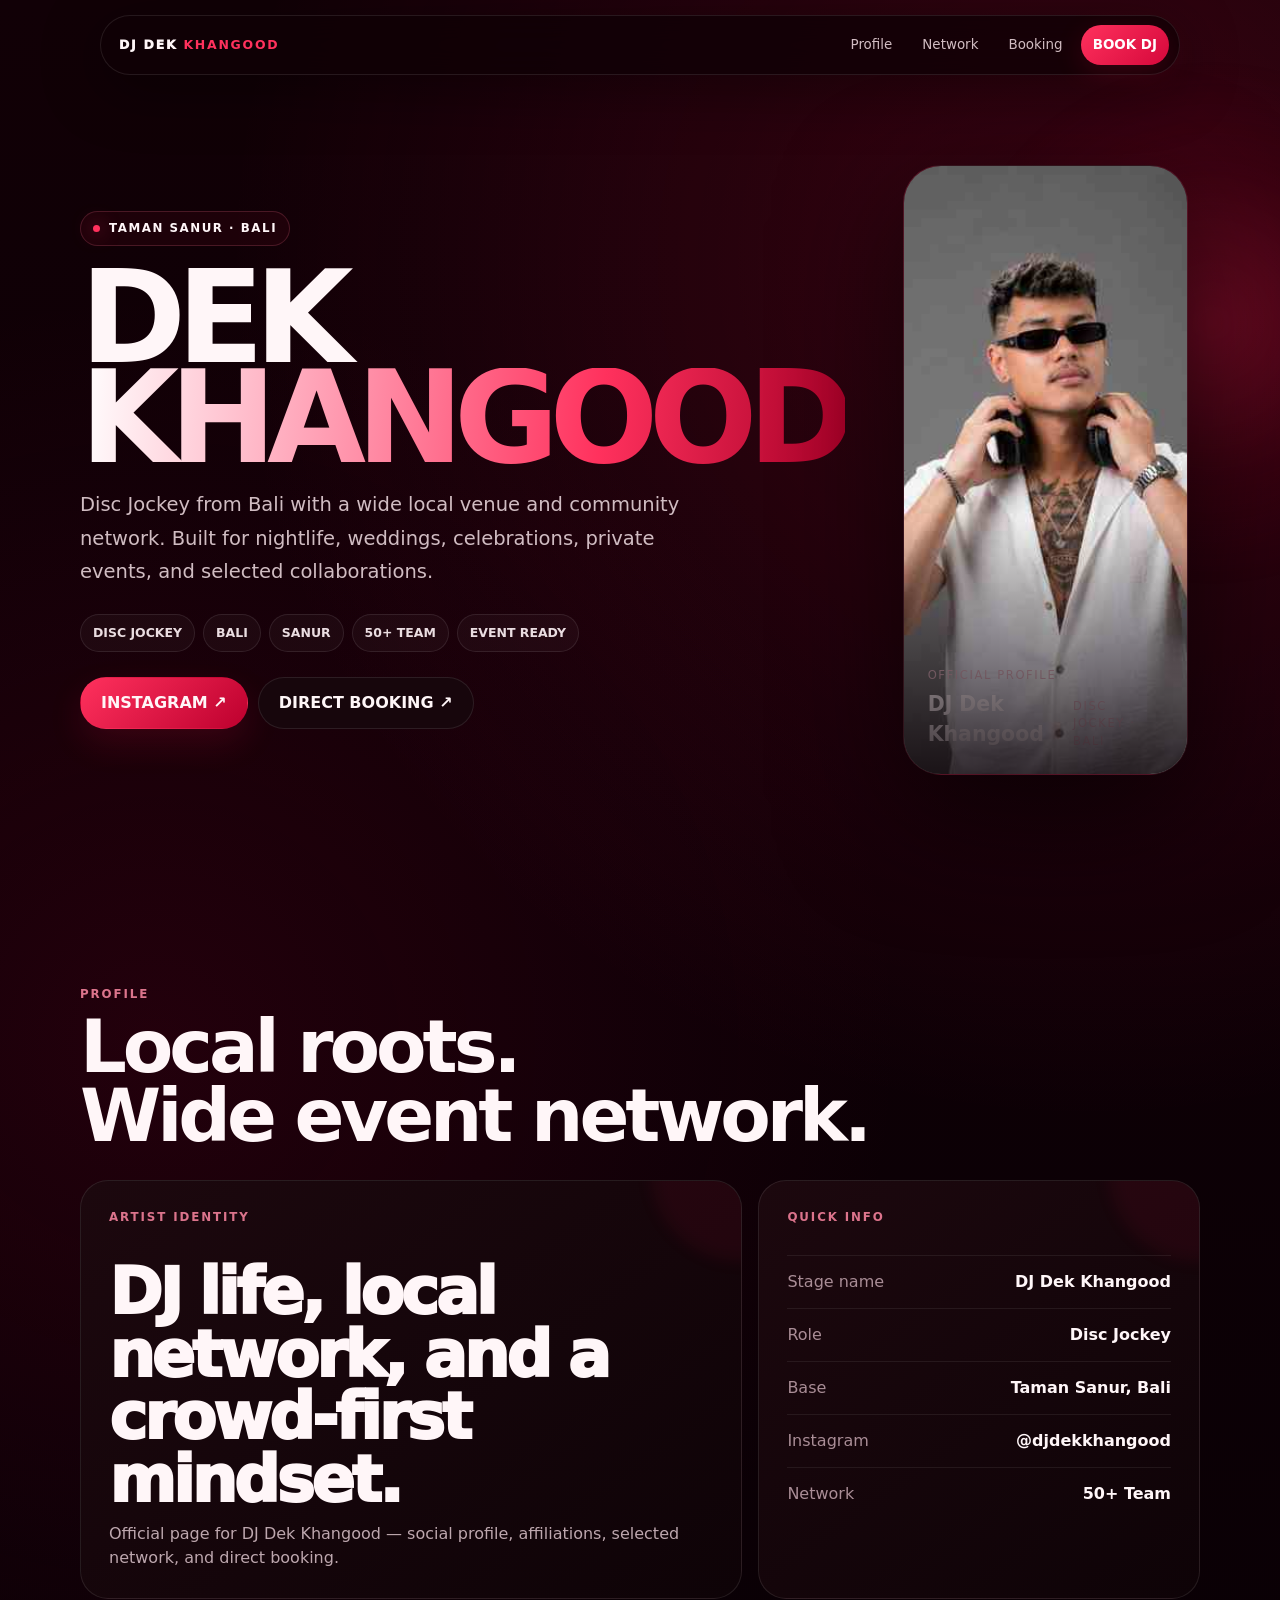
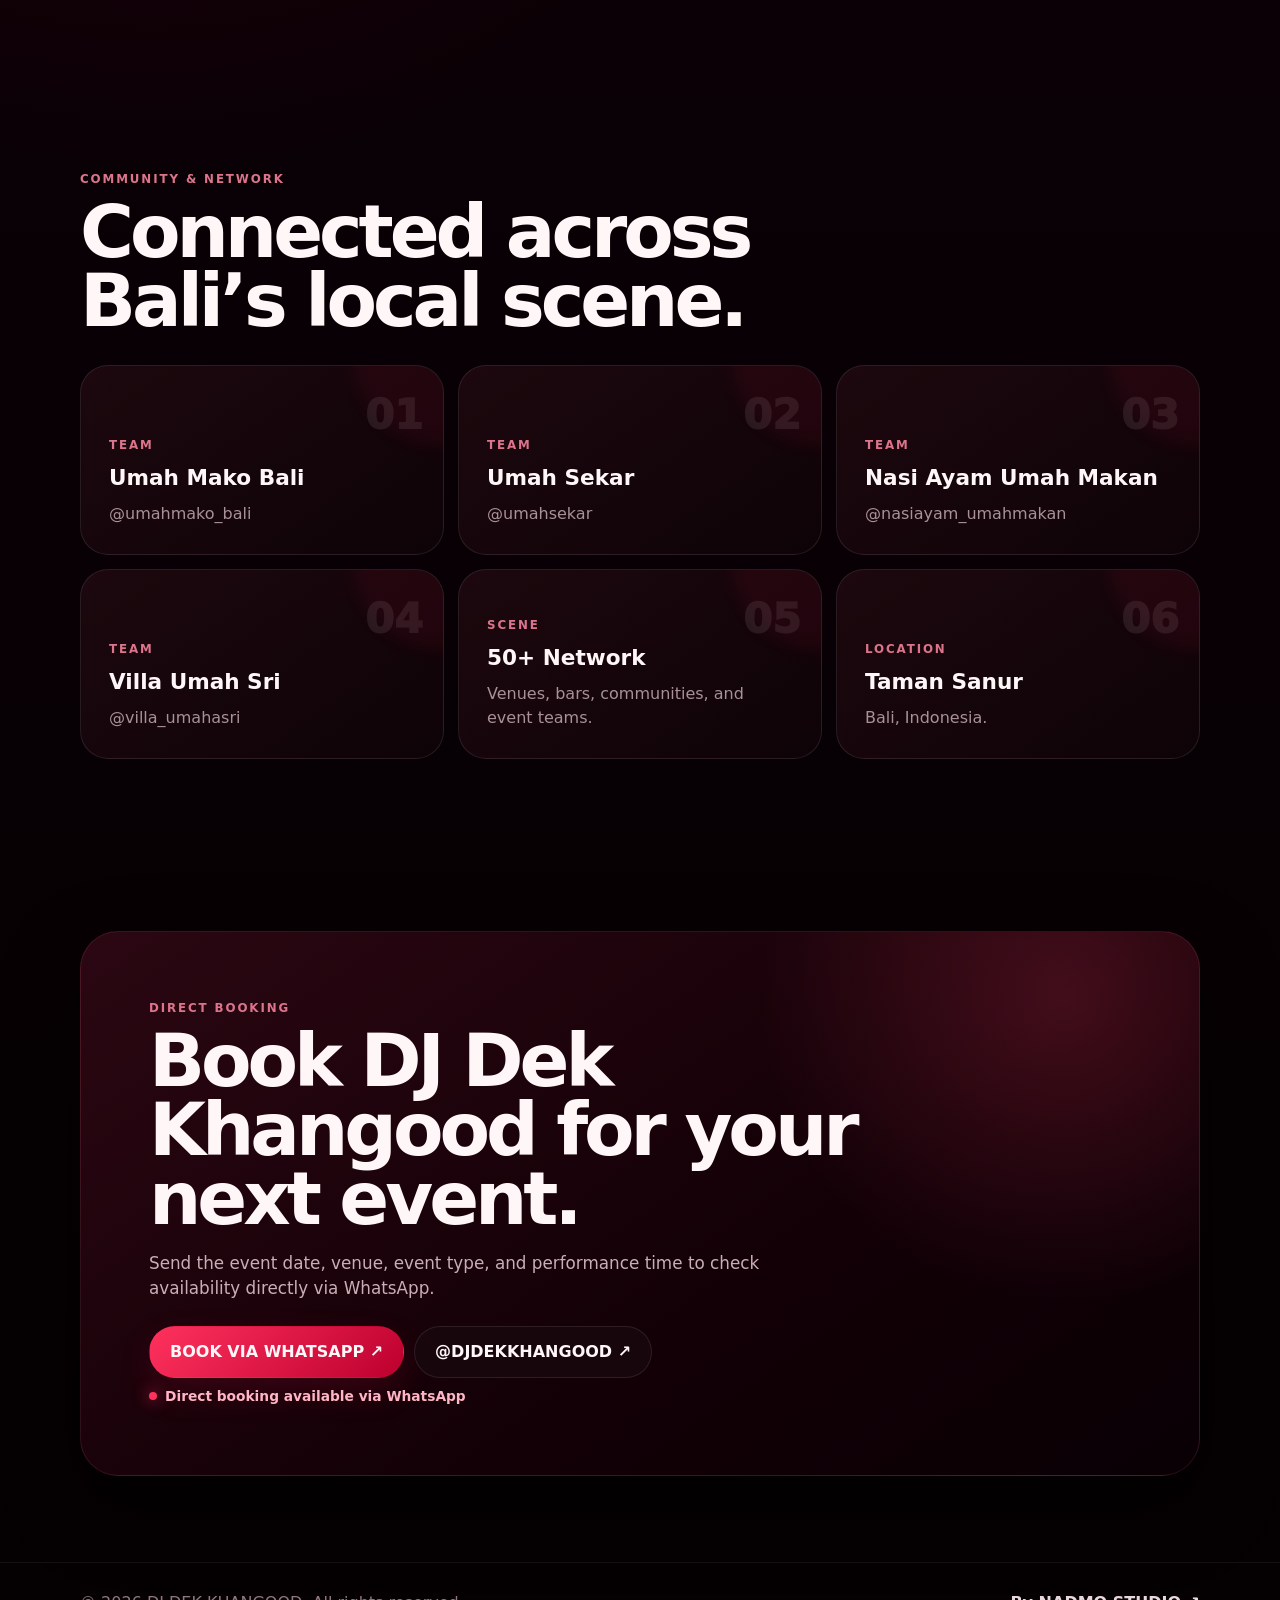
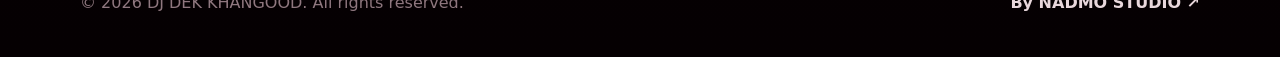
<file: sites/dekkhangood/index.html>
<!doctype html>
<html lang="id">
<head>
  <meta charset="utf-8">
  <meta name="viewport" content="width=device-width,initial-scale=1,viewport-fit=cover">
  <meta name="theme-color" content="#120006">
  <meta name="description" content="Official profile and booking page for DJ Dek Khangood — Bali DJ based around Sanur.">
  <meta property="og:title" content="DJ DEK KHANGOOD — Bali DJ">
  <meta property="og:description" content="Official profile, team network, social media, and direct booking page for DJ Dek Khangood.">
  <meta property="og:type" content="website">
  <title>DJ DEK KHANGOOD — Bali DJ</title>
  <style>
    :root{
      --bg:#090005;
      --bg2:#160008;
      --card:#17060c;
      --line:#ffffff18;
      --text:#fff6f8;
      --muted:#c6aeb5;
      --red:#ff315d;
      --red2:#b8002d;
      --deep:#590016;
      --soft:#ff8aa5;
    }
    *{box-sizing:border-box}
    html{scroll-behavior:smooth}
    body{
      margin:0;
      background:
        radial-gradient(circle at 85% 8%,#ff164f2b,transparent 27%),
        radial-gradient(circle at 12% 32%,#8e002c2c,transparent 30%),
        linear-gradient(180deg,#110006 0%,#090005 58%,#050002 100%);
      color:var(--text);
      font-family:Inter,ui-sans-serif,system-ui,-apple-system,BlinkMacSystemFont,"Segoe UI",sans-serif;
      line-height:1.5;
      overflow-x:hidden;
    }
    a{color:inherit;text-decoration:none}
    .wrap{width:min(1120px,calc(100% - 34px));margin:auto}

    nav{position:fixed;z-index:50;top:15px;left:0;right:0}
    .nav{
      width:min(1080px,calc(100% - 34px));margin:auto;min-height:58px;
      display:flex;align-items:center;justify-content:space-between;gap:16px;
      padding:9px 10px 9px 18px;border:1px solid var(--line);border-radius:999px;
      background:#100006cc;backdrop-filter:blur(20px);box-shadow:0 14px 60px #0006
    }
    .brand{font-size:.78rem;font-weight:950;letter-spacing:.14em;white-space:nowrap}
    .brand b{color:var(--red)}
    .menu{display:flex;align-items:center;gap:6px}
    .menu a{padding:10px 12px;color:#d1bcc2;font-size:.84rem}
    .menu .book{background:linear-gradient(135deg,var(--red),#d5083b);color:white;border-radius:999px;font-weight:900;box-shadow:0 8px 28px #ff174a25}

    .hero{min-height:100svh;padding:112px 0 72px;display:flex;align-items:center;position:relative}
    .hero:before{
      content:"";position:absolute;inset:7% -15% auto auto;width:520px;height:520px;border-radius:50%;
      background:radial-gradient(circle,#ff1c5144 0%,#8c001d20 42%,transparent 70%);filter:blur(8px);pointer-events:none
    }
    .hero-grid{display:grid;grid-template-columns:1.04fr .96fr;gap:58px;align-items:center;position:relative;z-index:2}
    .badge{display:inline-flex;align-items:center;gap:9px;border:1px solid #ff779532;background:#ff174a0e;border-radius:999px;padding:8px 12px;font-size:.74rem;font-weight:900;letter-spacing:.13em;text-transform:uppercase}
    .badge:before{content:"";width:7px;height:7px;border-radius:50%;background:var(--red);box-shadow:0 0 20px var(--red)}
    h1{margin:22px 0 20px;font-size:clamp(4.2rem,10vw,8.8rem);line-height:.78;letter-spacing:-.075em}
    h1 span{display:block;background:linear-gradient(95deg,#fff 0%,#ff8da6 38%,#ff315d 68%,#a90028 100%);-webkit-background-clip:text;background-clip:text;color:transparent}
    .hero p{max-width:650px;color:#d0bcc2;font-size:clamp(1.02rem,2vw,1.22rem);line-height:1.72}
    .chips{display:flex;flex-wrap:wrap;gap:8px;margin:25px 0}
    .chip{padding:9px 12px;border:1px solid var(--line);border-radius:999px;background:#ffffff08;color:#eadde1;font-size:.78rem;font-weight:800}
    .actions{display:flex;gap:10px;flex-wrap:wrap;margin-top:24px}
    .btn{min-height:52px;display:inline-flex;align-items:center;justify-content:center;padding:0 20px;border:1px solid var(--line);border-radius:999px;background:#17060c;font-weight:900}
    .btn.primary{background:linear-gradient(135deg,var(--red),#bd002e);border-color:transparent;box-shadow:0 14px 34px #ff174a22}
    .btn.pending{opacity:.62;cursor:not-allowed}
    .btn:hover:not(.pending){transform:translateY(-1px)}

    .portrait{
      position:relative;min-height:610px;border-radius:38px;overflow:hidden;
      border:1px solid #ff7c9b28;
      background:
        radial-gradient(circle at 55% 34%,#ff648646,transparent 20%),
        radial-gradient(circle at 72% 18%,#ff174a25,transparent 27%),
        linear-gradient(145deg,#38000f,#130008 55%,#070003);
      box-shadow:0 40px 120px #0009,inset 0 0 0 1px #ffffff08;
    }
    .portrait img{position:absolute;inset:0;width:100%;height:100%;object-fit:cover;object-position:center 20%;z-index:1}.portrait:after{content:"";position:absolute;inset:0;z-index:2;background:linear-gradient(0deg,#090005cc 0%,transparent 42%)}.portrait:before{
      content:"DK";position:absolute;inset:0;display:grid;place-items:center;
      font-size:clamp(8rem,22vw,16rem);font-weight:1000;letter-spacing:-.1em;color:#ffffff08;
      transform:translateX(-.04em)
    }
    .rings{position:absolute;inset:10% 8%;border:1px solid #ff557724;border-radius:50%;transform:rotate(-14deg)}
    .rings:after{content:"";position:absolute;inset:12%;border:1px solid #ffffff10;border-radius:50%}
    .wave{position:absolute;left:8%;right:8%;bottom:25%;height:82px;display:flex;align-items:center;justify-content:center;gap:6px;opacity:.9}
    .wave i{display:block;width:5px;border-radius:999px;background:linear-gradient(#ff9bb2,#ff174a);height:var(--h);box-shadow:0 0 18px #ff174a44}
    .photo-tag{position:absolute;left:24px;right:24px;bottom:24px;z-index:2;display:flex;justify-content:space-between;align-items:end;gap:16px}
    .photo-tag small{display:block;color:#d4abb6;font-size:.72rem;letter-spacing:.14em}
    .photo-tag strong{display:block;margin-top:4px;font-size:1.28rem}
    .photo-slot{font-weight:900;font-size:.78rem;color:#ffb7c7;border:1px solid #ff75942b;padding:8px 10px;border-radius:999px;background:#3c0015aa}

    section{padding:86px 0}
    .kicker{font-size:.74rem;color:#dc748c;text-transform:uppercase;letter-spacing:.16em;font-weight:900}
    h2{font-size:clamp(2.5rem,6vw,4.6rem);line-height:.94;letter-spacing:-.055em;margin:8px 0 30px}
    .profile-grid{display:grid;grid-template-columns:1.2fr .8fr;gap:16px}
    .card{position:relative;overflow:hidden;border:1px solid var(--line);border-radius:28px;padding:28px;background:linear-gradient(145deg,#1c080e,#0e0307);min-height:240px}
    .card:after{content:"";position:absolute;width:180px;height:180px;border-radius:50%;right:-90px;top:-100px;background:#ff174a11;filter:blur(8px)}
    .statement{display:flex;flex-direction:column;justify-content:space-between}
    .statement .quote{font-size:clamp(2.1rem,5vw,4rem);font-weight:950;line-height:.98;letter-spacing:-.05em;margin:34px 0 10px;max-width:720px}
    .statement p{color:#bda7ae;margin:0;max-width:700px}
    .row{display:flex;justify-content:space-between;gap:18px;padding:14px 0;border-top:1px solid #ffffff12}
    .row span:first-child{color:#a98d96}.row span:last-child{text-align:right;font-weight:800}
    .network{display:grid;grid-template-columns:repeat(3,1fr);gap:14px}
    .network .card{min-height:190px;display:flex;flex-direction:column;justify-content:flex-end}
    .n{position:absolute;top:18px;right:20px;color:#ffffff16;font-size:2.6rem;font-weight:950}
    .network h3{font-size:1.35rem;margin:8px 0 0}
    .network p{color:#a99099;margin:7px 0 0}

    .booking{
      padding:clamp(30px,6vw,68px);border:1px solid #ff759425;border-radius:38px;
      background:
        radial-gradient(circle at 88% 12%,#ff3e6833,transparent 28%),
        linear-gradient(145deg,#2b0712,#120006 62%,#090004);
      box-shadow:0 30px 80px #0007
    }
    .booking h2{max-width:820px;margin-bottom:18px}
    .booking p{max-width:670px;color:#c9aeb7;font-size:1.05rem}
    .status{display:inline-flex;align-items:center;gap:8px;color:#ffb5c5;font-weight:800;font-size:.86rem;margin-top:8px}
    .status:before{content:"";width:8px;height:8px;border-radius:50%;background:#ff315d;box-shadow:0 0 16px #ff315d}

    footer{border-top:1px solid #ffffff10;padding:28px 0 42px;color:#8f777f}
    .foot{display:flex;align-items:center;justify-content:space-between;gap:18px;flex-wrap:wrap}
    .nadmo{color:#e8d7dc;font-weight:900}

    @media(max-width:960px){
      .menu a:not(.book){display:none}
      .hero{padding-top:98px}
      .hero-grid{grid-template-columns:1fr;gap:30px}
      .portrait{order:-1;min-height:470px;border-radius:30px}
      h1{font-size:clamp(4rem,21vw,7rem)}
      .profile-grid,.network{grid-template-columns:1fr}
      section{padding:66px 0}
      .btn{width:100%}
    }
    @media(max-width:520px){
      .wrap{width:min(100% - 26px,1120px)}
      .nav{width:calc(100% - 24px)}
      .portrait{min-height:420px}
      .photo-tag{left:18px;right:18px;bottom:18px}
      .brand{font-size:.72rem}
      .menu .book{font-size:.76rem;padding:9px 11px}
    }
  </style>
</head>
<body>
  <nav>
    <div class="nav">
      <a class="brand" href="#top">DJ DEK <b>KHANGOOD</b></a>
      <div class="menu">
        <a href="#profile">Profile</a>
        <a href="#network">Network</a>
        <a href="#booking">Booking</a>
        <a class="book" href="#booking">BOOK DJ</a>
      </div>
    </div>
  </nav>

  <main id="top">
    <header class="hero">
      <div class="wrap hero-grid">
        <div>
          <span class="badge">TAMAN SANUR · BALI</span>
          <h1>DEK<span>KHANGOOD</span></h1>
          <p>Disc Jockey from Bali with a wide local venue and community network. Built for nightlife, weddings, celebrations, private events, and selected collaborations.</p>

          <div class="chips">
            <span class="chip">DISC JOCKEY</span>
            <span class="chip">BALI</span>
            <span class="chip">SANUR</span>
            <span class="chip">50+ TEAM</span>
            <span class="chip">EVENT READY</span>
          </div>

          <div class="actions">
            <a class="btn primary" href="https://www.instagram.com/djdekkhangood/" target="_blank" rel="noopener">INSTAGRAM ↗</a>
            <a class="btn" href="https://wa.me/628818172316?text=Halo%20DJ%20Dek%20Khangood%2C%20saya%20mau%20tanya%20availability%20untuk%20event." target="_blank" rel="noopener">DIRECT BOOKING ↗</a>
          </div>
        </div>

        <div class="portrait" aria-label="DJ Dek Khangood">
          <img src="[data-uri]" alt="DJ Dek Khangood">
          <div class="photo-tag">
            <div><small>OFFICIAL PROFILE</small><strong>DJ Dek Khangood</strong></div>
            <small>DISC JOCKEY · BALI</small>
          </div>
        </div>
      </div>
    </header>

    <section id="profile">
      <div class="wrap">
        <div class="kicker">Profile</div>
        <h2>Local roots.<br>Wide event network.</h2>

        <div class="profile-grid">
          <article class="card statement">
            <div>
              <div class="kicker">Artist identity</div>
              <div class="quote">DJ life, local network, and a crowd-first mindset.</div>
            </div>
            <p>Official page for DJ Dek Khangood — social profile, affiliations, selected network, and direct booking.</p>
          </article>

          <article class="card">
            <div class="kicker">Quick info</div>
            <div style="height:28px"></div>
            <div class="row"><span>Stage name</span><span>DJ Dek Khangood</span></div>
            <div class="row"><span>Role</span><span>Disc Jockey</span></div>
            <div class="row"><span>Base</span><span>Taman Sanur, Bali</span></div>
            <div class="row"><span>Instagram</span><span>@djdekkhangood</span></div>
            <div class="row"><span>Network</span><span>50+ Team</span></div>
          </article>
        </div>
      </div>
    </section>

    <section id="network">
      <div class="wrap">
        <div class="kicker">Community & Network</div>
        <h2>Connected across<br>Bali’s local scene.</h2>

        <div class="network">
          <article class="card"><span class="n">01</span><div class="kicker">Team</div><h3>Umah Mako Bali</h3><p>@umahmako_bali</p></article>
          <article class="card"><span class="n">02</span><div class="kicker">Team</div><h3>Umah Sekar</h3><p>@umahsekar</p></article>
          <article class="card"><span class="n">03</span><div class="kicker">Team</div><h3>Nasi Ayam Umah Makan</h3><p>@nasiayam_umahmakan</p></article>
          <article class="card"><span class="n">04</span><div class="kicker">Team</div><h3>Villa Umah Sri</h3><p>@villa_umahasri</p></article>
          <article class="card"><span class="n">05</span><div class="kicker">Scene</div><h3>50+ Network</h3><p>Venues, bars, communities, and event teams.</p></article>
          <article class="card"><span class="n">06</span><div class="kicker">Location</div><h3>Taman Sanur</h3><p>Bali, Indonesia.</p></article>
        </div>
      </div>
    </section>

    <section id="booking">
      <div class="wrap">
        <div class="booking">
          <div class="kicker">Direct Booking</div>
          <h2>Book DJ Dek Khangood for your next event.</h2>
          <p>Send the event date, venue, event type, and performance time to check availability directly via WhatsApp.</p>
          <div class="actions">
            <a class="btn primary" href="https://wa.me/628818172316?text=Halo%20DJ%20Dek%20Khangood%2C%20saya%20mau%20tanya%20availability%20untuk%20event." target="_blank" rel="noopener">BOOK VIA WHATSAPP ↗</a>
            <a class="btn" href="https://www.instagram.com/djdekkhangood/" target="_blank" rel="noopener">@DJDEKKHANGOOD ↗</a>
          </div>
          <div class="status">Direct booking available via WhatsApp</div>
        </div>
      </div>
    </section>
  </main>

  <footer>
    <div class="wrap foot">
      <span>© 2026 DJ DEK KHANGOOD. All rights reserved.</span>
      <a class="nadmo" href="https://nadmo.id/" target="_blank" rel="noopener noreferrer">By NADMO STUDIO ↗</a>
    </div>
  </footer>
</body>
</html>
</file>
